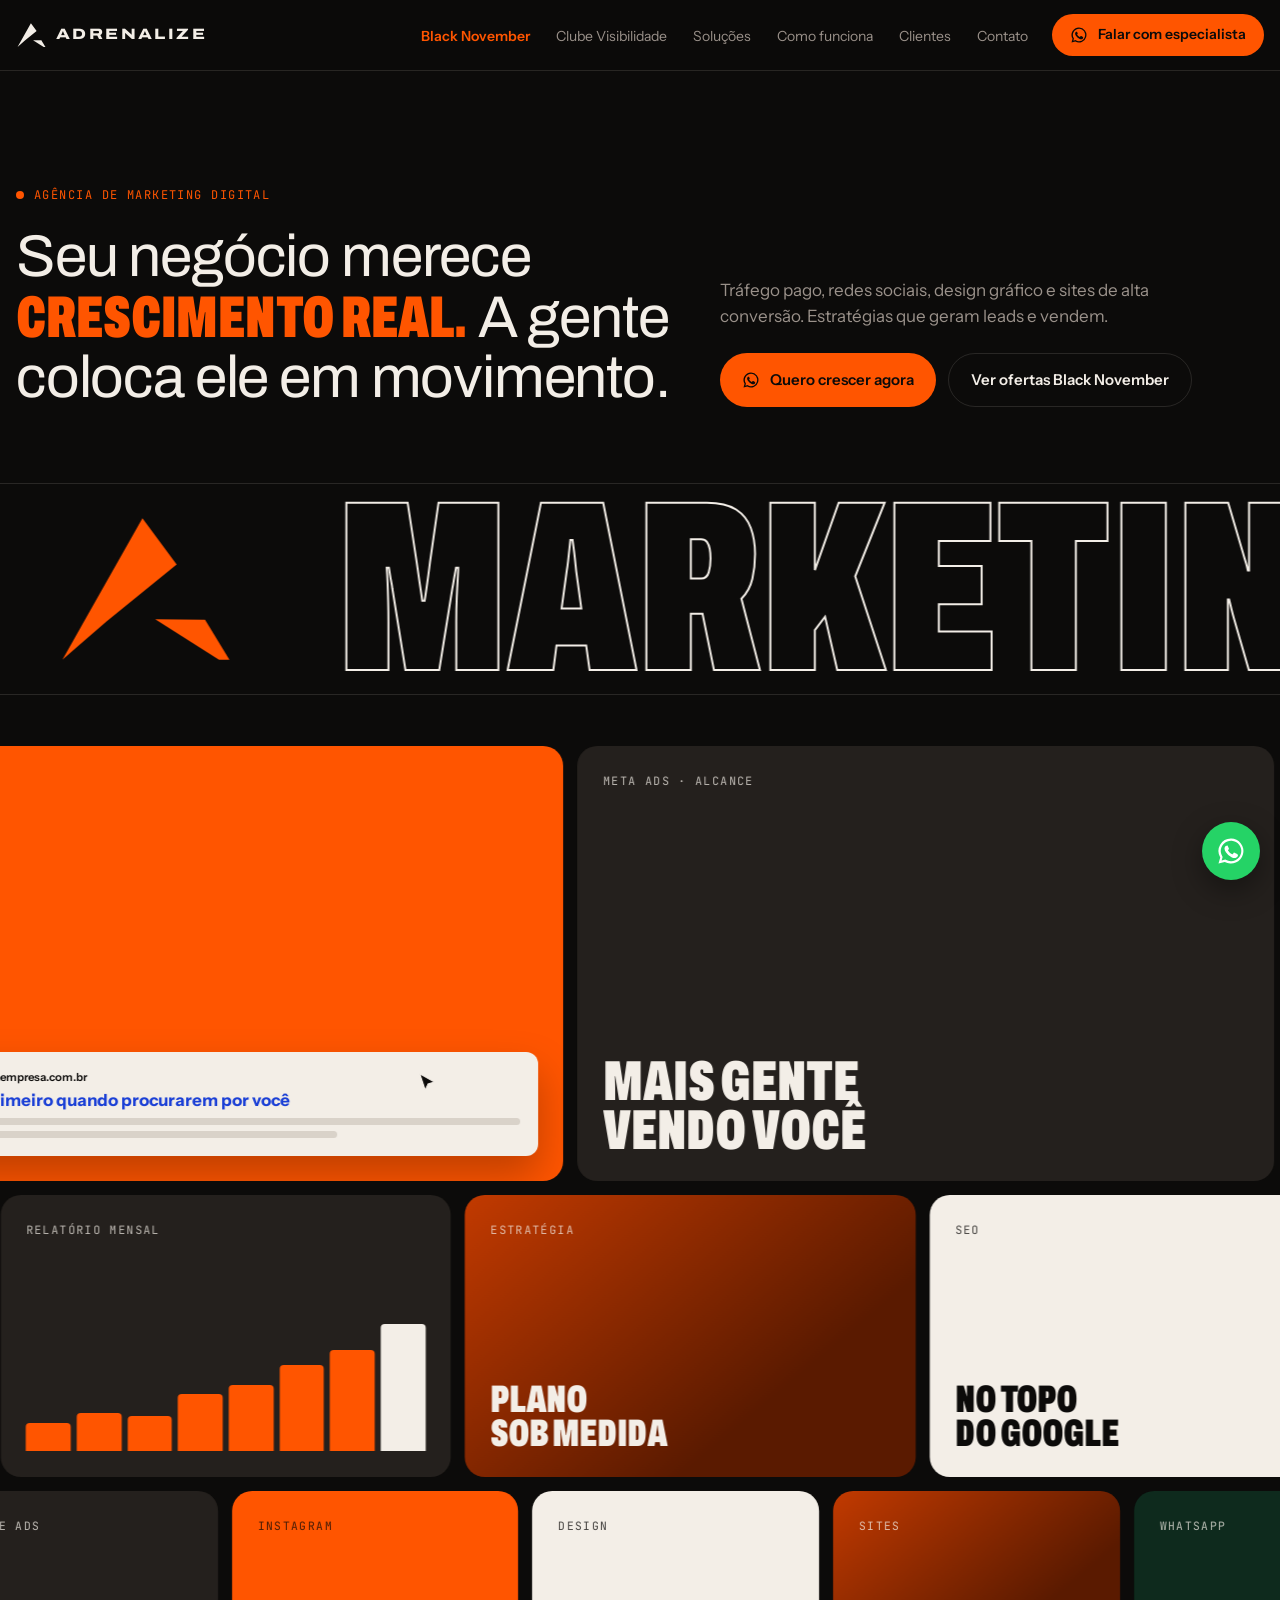
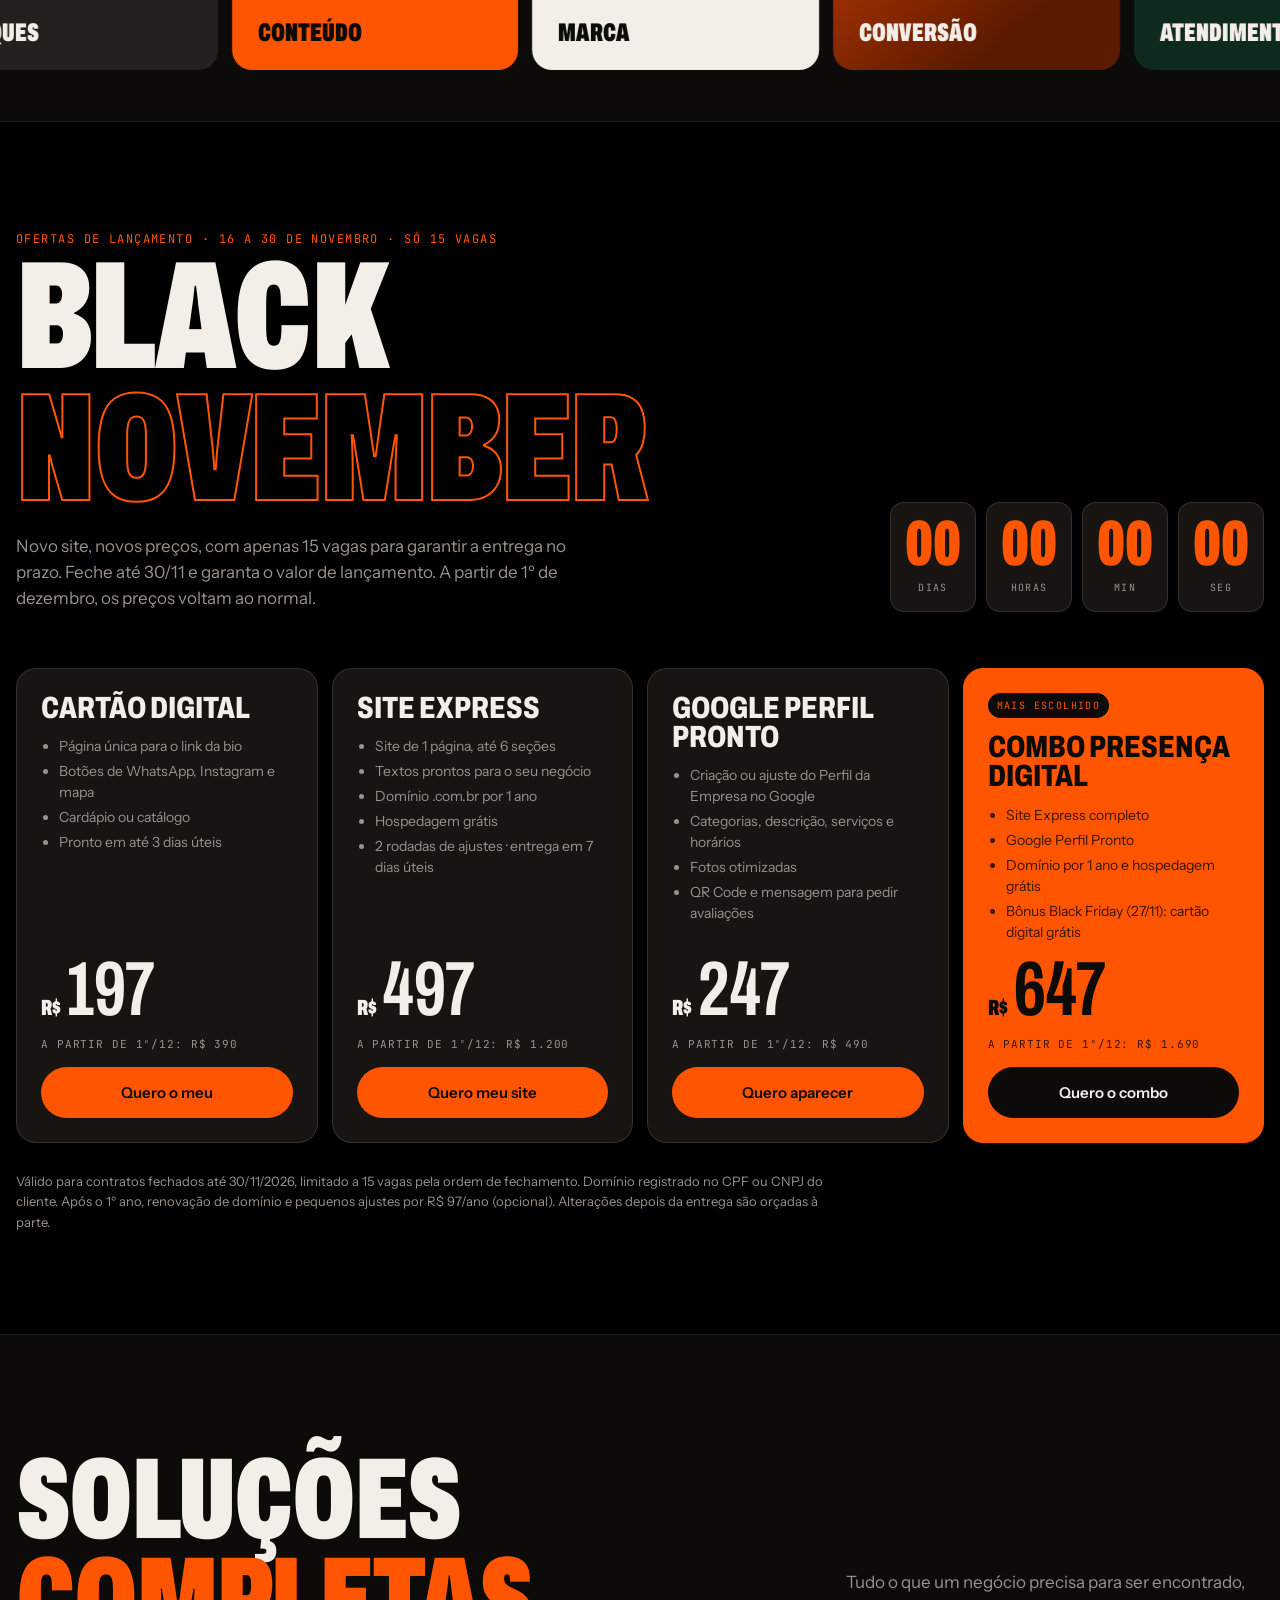
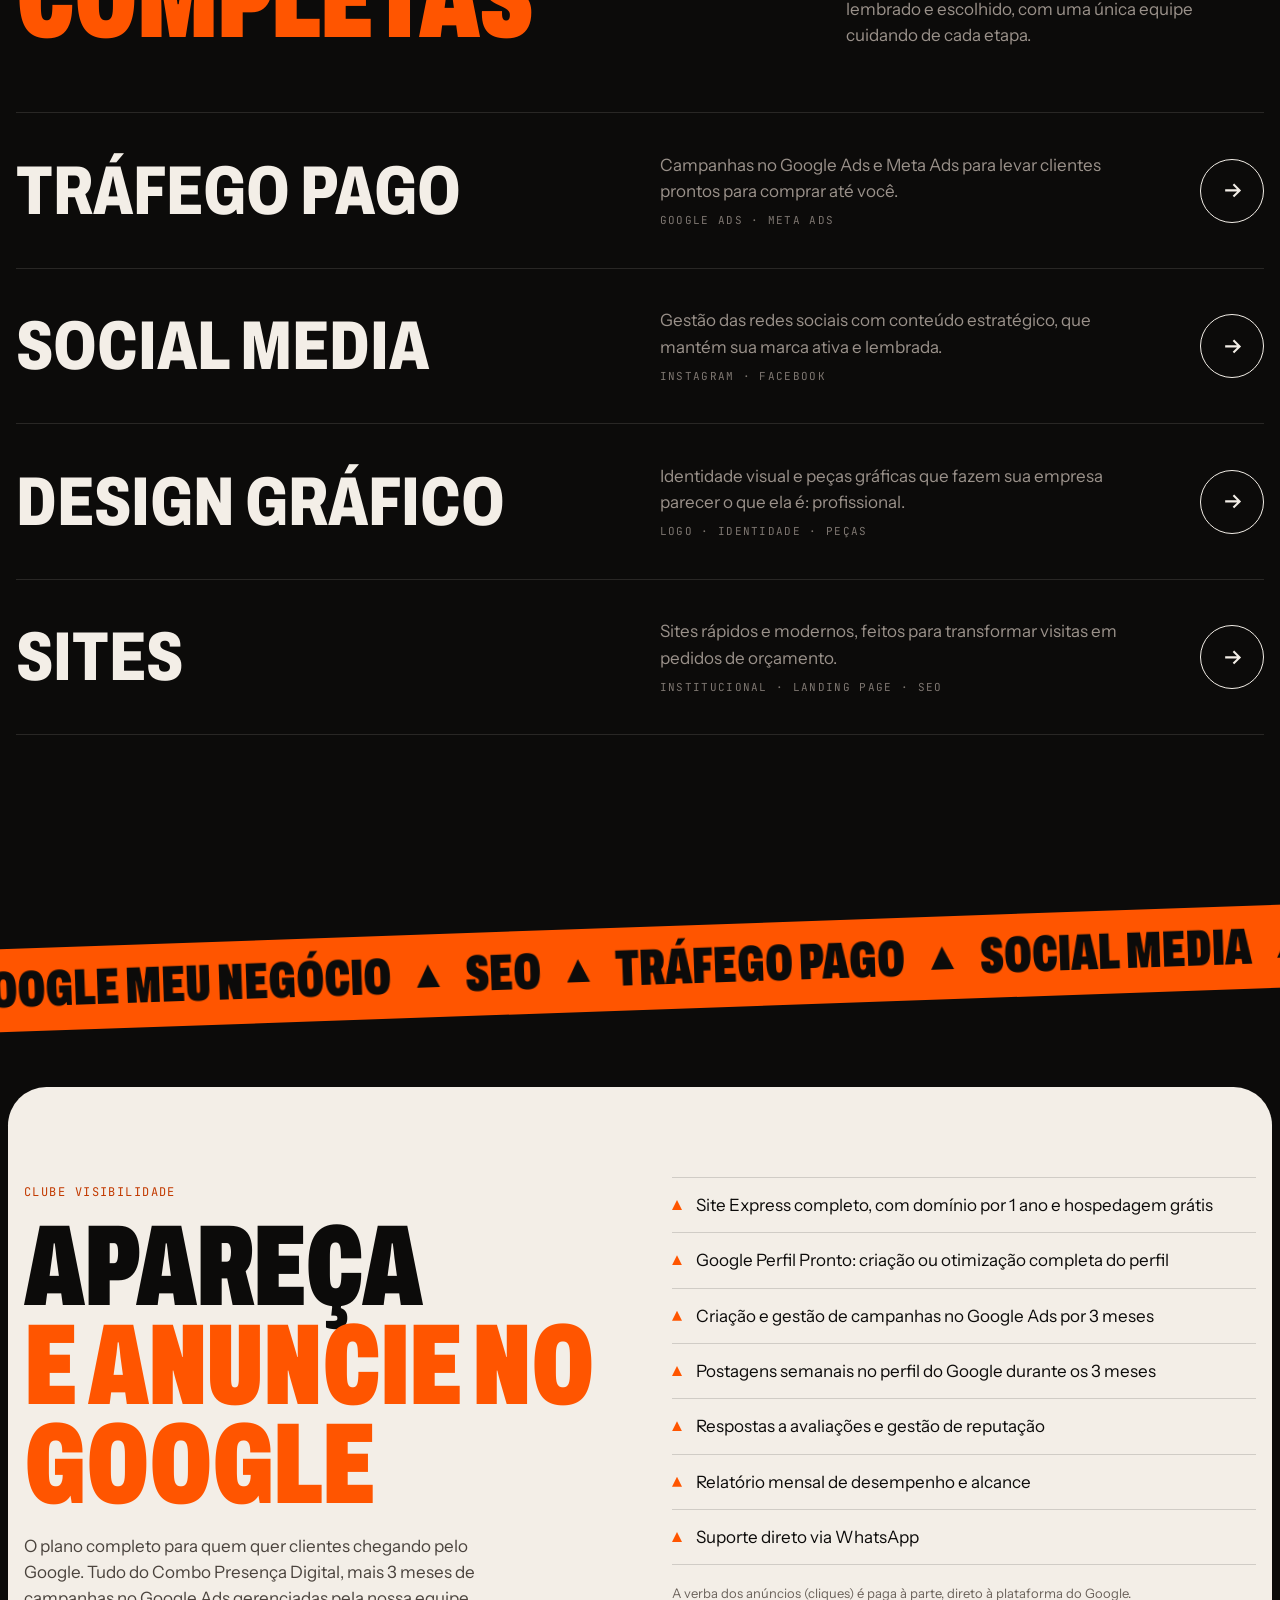
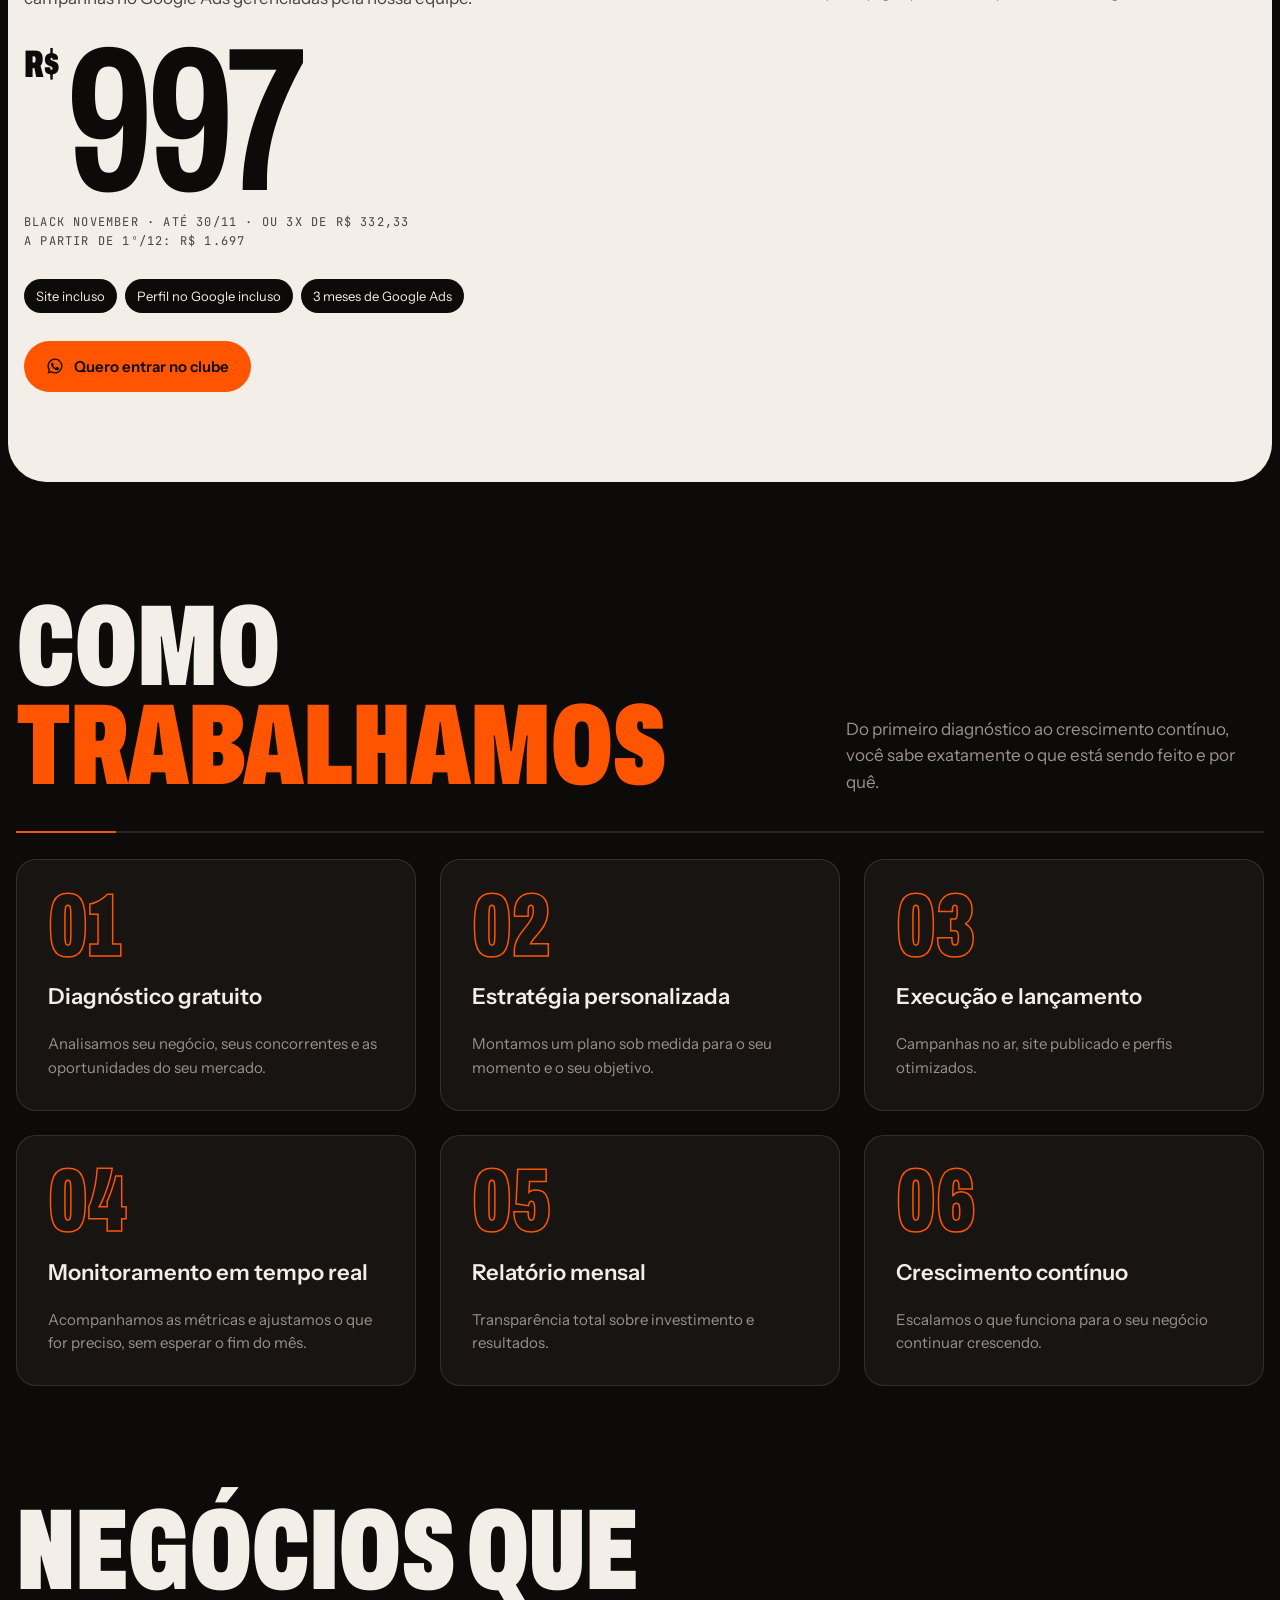
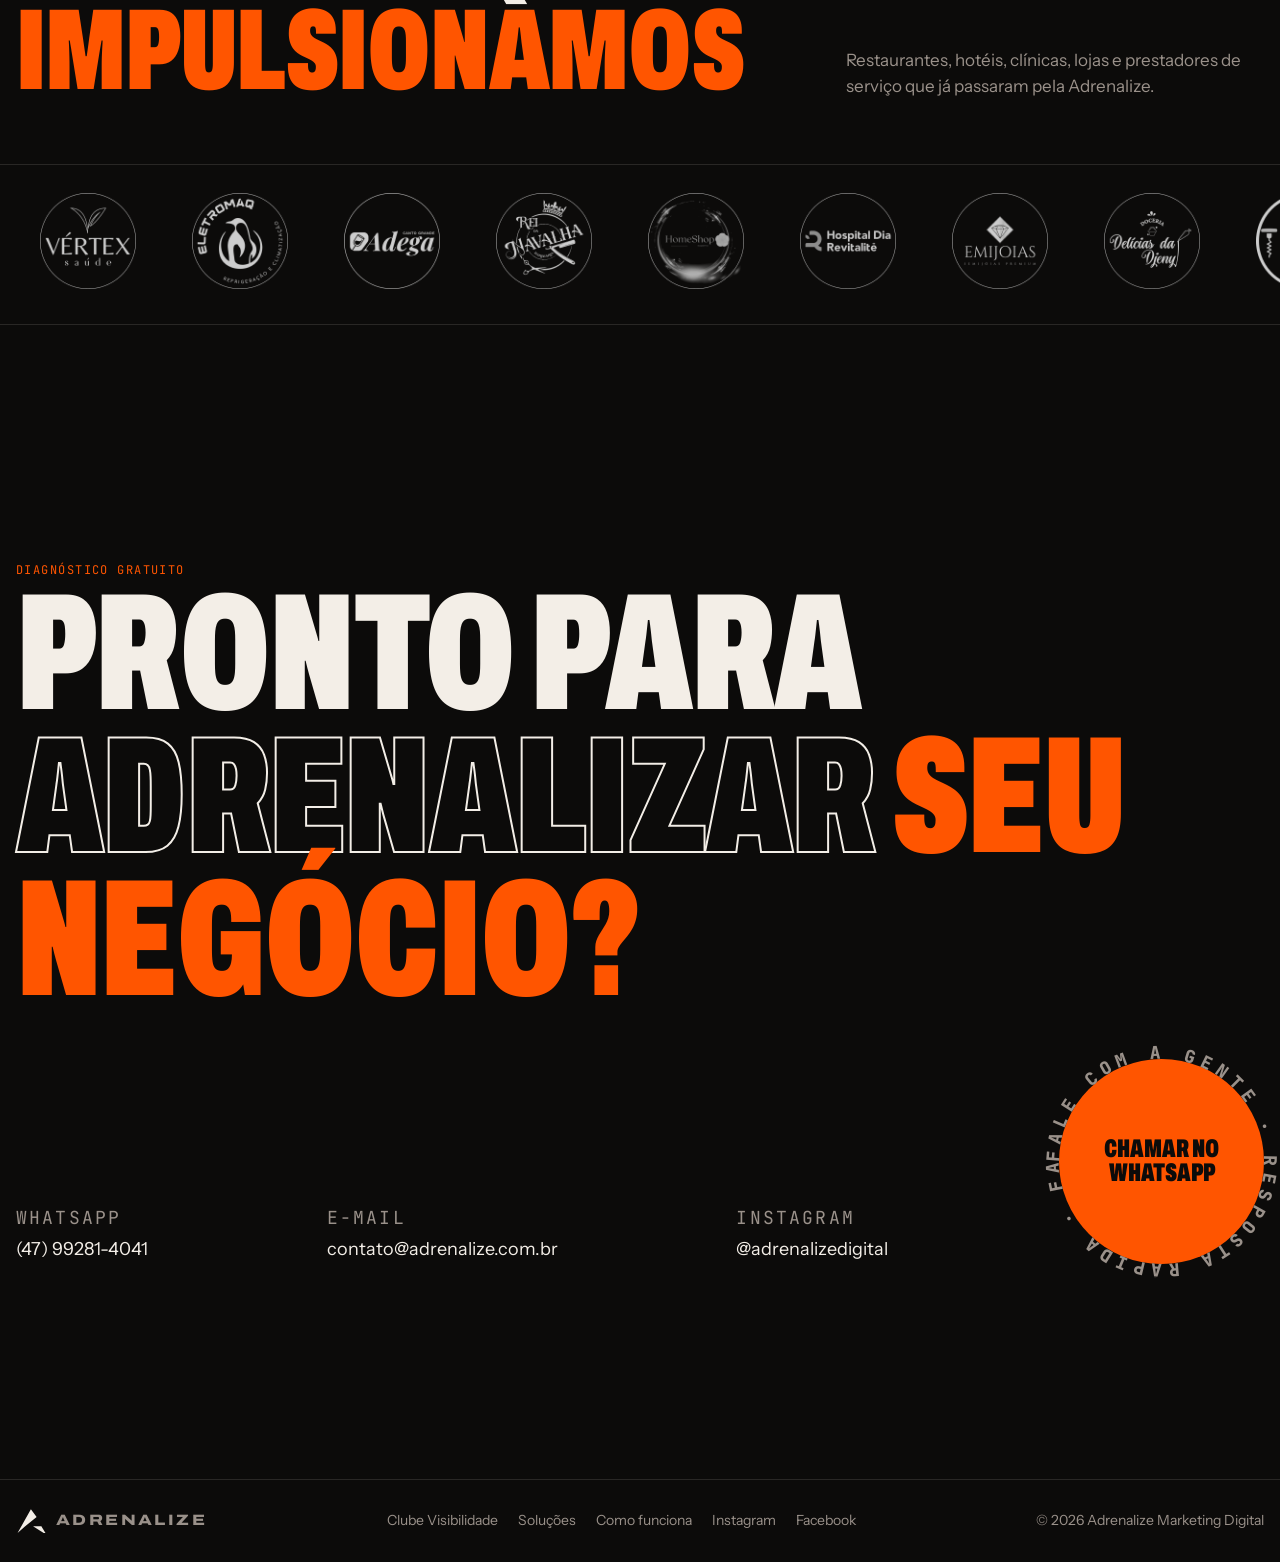
<file: index.html>
<!doctype html>
<html lang="pt-BR">
<head>
<meta charset="utf-8">
<meta name="viewport" content="width=device-width, initial-scale=1, viewport-fit=cover">
<title>Adrenalize Marketing Digital</title>
<meta name="description" content="Adrenalize Marketing Digital: tráfego pago, redes sociais, design gráfico e sites que geram leads e vendas.">
<link rel="preconnect" href="https://fonts.googleapis.com">
<link rel="preconnect" href="https://fonts.gstatic.com" crossorigin>
<link rel="stylesheet" href="https://fonts.googleapis.com/css2?family=Archivo:wdth,wght@62..125,300..900&family=Instrument+Sans:wght@400;500;600&family=JetBrains+Mono:wght@400;600&display=swap">
<style>
/* Layout: wordmark gigante em marquee, trilhos de cards que correm em sentidos opostos conforme a rolagem, seções em blocos de cor cheia. */
:root{
  --ink:#0c0b0a;
  --ink-2:#171412;
  --ink-3:#24201d;
  --bone:#f3eee7;
  --flame:#ff5500;
  --ember:#c23a00;
  --ash:#9a918a;
  --line:rgba(243,238,231,.12);
  --wa:#25d366;
  --f-display:"Archivo","Arial Narrow",Impact,sans-serif;
  --f-body:"Instrument Sans",system-ui,-apple-system,"Segoe UI",sans-serif;
  --f-mono:"JetBrains Mono",ui-monospace,Menlo,Consolas,monospace;
  --gut-l:max(16px,env(safe-area-inset-left,0px));
  --gut-r:max(16px,env(safe-area-inset-right,0px));
  --maxw:1320px;
  color-scheme:dark;
}
*{box-sizing:border-box}
html{scroll-behavior:smooth}
body{margin:0;background:var(--ink);color:var(--bone);font-family:var(--f-body);font-size:17px;line-height:1.55;-webkit-font-smoothing:antialiased;overflow-x:clip}
body::before{content:"";position:fixed;inset:0 0 auto;height:env(safe-area-inset-top,0px);z-index:60;background:var(--ink)}
a{color:inherit}
img{max-width:100%}
:focus-visible{outline:2px solid var(--flame);outline-offset:3px;border-radius:4px}
.wrap{max-width:var(--maxw);margin:0 auto;padding-left:var(--gut-l);padding-right:var(--gut-r)}
.mono{font-family:var(--f-mono);font-size:12px;letter-spacing:.12em;text-transform:uppercase}
.display{font-family:var(--f-display);font-weight:900;font-stretch:62%;line-height:.86;letter-spacing:-.01em;text-transform:uppercase}

/* NAV */
.nav{position:sticky;top:env(safe-area-inset-top,0px);z-index:50;background:color-mix(in srgb,var(--ink) 78%,transparent);backdrop-filter:blur(14px);-webkit-backdrop-filter:blur(14px);border-bottom:1px solid var(--line)}
.nav .wrap{display:flex;align-items:center;gap:24px;padding-block:14px}
.brand{display:flex;align-items:center;gap:10px;text-decoration:none;font-family:var(--f-display);font-weight:800;font-stretch:125%;letter-spacing:.16em;font-size:15px}
.brand svg{width:30px;height:26px;fill:var(--bone)}
.nav ul{display:flex;gap:26px;list-style:none;margin:0 0 0 auto;padding:0}
.nav ul a{text-decoration:none;font-size:14px;color:var(--ash);transition:color .2s}
.nav ul a:hover{color:var(--bone)}
.btn{display:inline-flex;align-items:center;gap:10px;padding:14px 22px;border-radius:999px;font-weight:600;font-size:15px;text-decoration:none;white-space:nowrap;transition:transform .25s cubic-bezier(.2,.8,.2,1),background .25s,color .25s}
.btn:hover{transform:translateY(-2px)}
.btn-fire{background:var(--flame);color:var(--ink)}
.btn-fire:hover{background:var(--bone)}
.btn-ghost{border:1px solid var(--line);color:var(--bone)}
.btn-ghost:hover{border-color:var(--bone)}
.btn svg{width:18px;height:18px;fill:currentColor}
.nav .btn{padding:10px 18px;font-size:14px}
@media (max-width:900px){.nav ul{display:none}.nav .btn{margin-left:auto}}
@media (max-width:520px){.nav-cta-t{display:none}.nav .btn{padding:10px 12px}}

/* HERO */
.hero{padding-block:clamp(48px,9vw,120px) 0;position:relative}
.hero-top{display:grid;grid-template-columns:1.1fr .9fr;gap:40px;align-items:end}
.hero h1{margin:0;font-family:var(--f-display);font-weight:400;font-stretch:100%;font-size:clamp(34px,4.6vw,64px);line-height:1.02;letter-spacing:-.02em;text-wrap:balance}
.hero h1 em{font-style:normal;font-weight:900;font-stretch:62%;color:var(--flame);text-transform:uppercase;letter-spacing:0}
.hero p{margin:0 0 24px;color:var(--ash);max-width:46ch}
.hero .ctas{display:flex;flex-wrap:wrap;gap:12px}
.hero .eyebrow{display:flex;align-items:center;gap:10px;color:var(--flame);margin-bottom:22px}
.pulse{width:8px;height:8px;border-radius:50%;background:var(--flame);box-shadow:0 0 0 0 rgba(255,85,0,.6);animation:pulse 1.6s infinite}
@keyframes pulse{70%{box-shadow:0 0 0 12px rgba(255,85,0,0)}100%{box-shadow:0 0 0 0 rgba(255,85,0,0)}}
@media (max-width:900px){.hero-top{grid-template-columns:1fr}}

.mega{margin-top:clamp(36px,6vw,80px);overflow:hidden;white-space:nowrap;border-block:1px solid var(--line)}
.mega-track{display:inline-flex;will-change:transform}
.mega-track span{font-size:clamp(96px,19vw,300px);padding-right:.18em;display:inline-flex;align-items:center;gap:.18em}
.mega-track span i{font-style:normal;color:transparent;-webkit-text-stroke:2px var(--bone)}
.mega-track span b{color:var(--flame);font-weight:900}
.mega-track svg{height:.62em;width:auto;fill:var(--flame)}

/* REEL (cards que correm) */
.reel{padding-block:clamp(28px,4vw,56px);display:grid;gap:14px;overflow:hidden}
.row{display:flex;gap:14px;will-change:transform;width:max-content}
.row.r1 .tile{height:clamp(220px,34vw,440px)}
.row.r2 .tile{height:clamp(170px,22vw,300px)}
.row.r3 .tile{height:clamp(120px,14vw,190px)}
.tile{aspect-ratio:16/10;max-width:none;border-radius:20px;position:relative;overflow:hidden;flex:none;padding:clamp(14px,2vw,28px);display:flex;flex-direction:column;justify-content:space-between;isolation:isolate}
.tile .tag{font-family:var(--f-mono);font-size:clamp(9px,.9vw,12px);letter-spacing:.12em;text-transform:uppercase;opacity:.75}
.tile .big{font-family:var(--f-display);font-weight:900;font-stretch:62%;text-transform:uppercase;line-height:.88;font-size:clamp(28px,4.4vw,72px)}
.row.r2 .tile .big{font-size:clamp(22px,3vw,48px)}
.row.r3 .tile .big{font-size:clamp(18px,2vw,32px)}
.t-fire{background:var(--flame);color:var(--ink)}
.t-bone{background:var(--bone);color:var(--ink)}
.t-ink{background:var(--ink-3);color:var(--bone)}
.t-ember{background:linear-gradient(140deg,var(--ember),#5a1a00 70%);color:var(--bone)}
.t-wa{background:#0e2a1d;color:var(--bone)}

/* tile: Google Ads */
.serp{background:var(--bone);color:var(--ink);border-radius:12px;padding:clamp(10px,1.4vw,18px);font-size:clamp(10px,1.05vw,14px);line-height:1.35;box-shadow:0 20px 40px rgba(0,0,0,.25)}
.serp small{display:block;font-weight:600}
.serp strong{display:block;color:#1a3fd6;font-size:1.25em;margin:4px 0}
.serp .bar{height:7px;border-radius:4px;background:#d9d2c9;margin-top:6px}
.serp .bar.s{width:70%}
.cursor{position:absolute;width:22px;height:22px;right:18%;bottom:20%;animation:click 3.2s infinite}
.cursor svg{width:100%;height:100%;fill:var(--ink);stroke:var(--bone);stroke-width:1.2}
@keyframes click{0%,100%{transform:translate(40px,30px)}45%{transform:translate(0,0)}52%{transform:translate(0,0) scale(.82)}60%{transform:translate(0,0)}}

/* tile: feed */
.feed{display:grid;grid-template-columns:repeat(3,1fr);gap:5px;width:60%;align-self:flex-end}
.feed i{aspect-ratio:1;border-radius:6px;background:var(--ink-3);animation:feed 4.5s infinite}
.feed i:nth-child(2){animation-delay:.5s}.feed i:nth-child(3){animation-delay:1s}.feed i:nth-child(4){animation-delay:1.5s}.feed i:nth-child(5){animation-delay:2s}.feed i:nth-child(6){animation-delay:2.5s}
@keyframes feed{0%,100%{background:var(--ink-3)}40%{background:var(--flame)}60%{background:var(--bone)}}
.likes{display:flex;align-items:center;gap:8px;font-family:var(--f-mono);font-size:clamp(11px,1vw,14px)}
.likes svg{width:18px;height:18px;fill:var(--flame);animation:beat 1.2s infinite}
@keyframes beat{30%{transform:scale(1.3)}60%{transform:scale(1)}}

/* tile: chart */
.bars{display:flex;align-items:flex-end;gap:6px;height:55%}
.bars i{flex:1;background:var(--ink);border-radius:4px 4px 0 0;transform-origin:bottom;animation:grow 3s ease-in-out infinite alternate}
.bars i:nth-child(1){height:22%}.bars i:nth-child(2){height:30%;animation-delay:.1s}.bars i:nth-child(3){height:28%;animation-delay:.2s}.bars i:nth-child(4){height:45%;animation-delay:.3s}.bars i:nth-child(5){height:52%;animation-delay:.4s}.bars i:nth-child(6){height:68%;animation-delay:.5s}.bars i:nth-child(7){height:80%;animation-delay:.6s}.bars i:nth-child(8){height:100%;animation-delay:.7s;background:var(--bone)}
@keyframes grow{from{transform:scaleY(.35)}to{transform:scaleY(1)}}

/* tile: identidade */
.swatches{display:flex;gap:8px}
.swatches i{flex:1;aspect-ratio:1;border-radius:50%;animation:spin 6s linear infinite}
.swatches i:nth-child(1){background:var(--flame)}.swatches i:nth-child(2){background:var(--ink)}.swatches i:nth-child(3){background:#e9c46a;animation-direction:reverse}.swatches i:nth-child(4){background:#2a9d8f}
@keyframes spin{50%{border-radius:28%}}
.aa{font-family:var(--f-display);font-weight:300;font-stretch:125%;font-size:clamp(56px,8vw,130px);line-height:.8;animation:wght 4s ease-in-out infinite alternate}
@keyframes wght{to{font-weight:900;font-stretch:62%}}

/* tile: site */
.browser{background:var(--ink);border-radius:12px;overflow:hidden;border:1px solid var(--line);height:72%;display:flex;flex-direction:column}
.browser .top{display:flex;gap:5px;padding:8px 10px;border-bottom:1px solid var(--line)}
.browser .top i{width:7px;height:7px;border-radius:50%;background:var(--ink-3)}
.browser .body{flex:1;padding:12px;display:grid;gap:7px;align-content:start;position:relative;overflow:hidden}
.browser .body b{height:12px;width:60%;background:var(--flame);border-radius:3px}
.browser .body s{height:6px;background:var(--ink-3);border-radius:3px;text-decoration:none}
.browser .body s:nth-of-type(2){width:80%}.browser .body s:nth-of-type(3){width:50%}
.browser .body u{margin-top:6px;width:90px;height:22px;border-radius:99px;background:var(--bone)}
.scan{position:absolute;inset:0;background:linear-gradient(180deg,transparent,rgba(255,85,0,.18),transparent);height:40%;animation:scan 2.8s linear infinite}
@keyframes scan{from{transform:translateY(-100%)}to{transform:translateY(260%)}}

/* tile: maps */
.map{position:absolute;inset:0;z-index:-1;background:
 linear-gradient(90deg,transparent 48%,rgba(12,11,10,.08) 48% 52%,transparent 52%) 0 0/70px 70px,
 linear-gradient(0deg,transparent 48%,rgba(12,11,10,.08) 48% 52%,transparent 52%) 0 0/70px 70px,
 linear-gradient(30deg,transparent 46%,rgba(255,85,0,.25) 46% 50%,transparent 50%) 0 0/100% 100%}
.pin{position:absolute;left:58%;top:30%;width:34px;height:34px}
.pin svg{width:100%;height:100%;fill:var(--flame);animation:drop 2.4s cubic-bezier(.3,1.6,.5,1) infinite}
.pin::after{content:"";position:absolute;left:50%;bottom:-6px;width:30px;height:10px;margin-left:-15px;border-radius:50%;background:rgba(255,85,0,.35);animation:ring 2.4s infinite}
@keyframes drop{0%{transform:translateY(-30px)}25%,100%{transform:translateY(0)}}
@keyframes ring{0%,20%{transform:scale(.3);opacity:1}100%{transform:scale(2.2);opacity:0}}
.stars{color:var(--flame);letter-spacing:.15em;font-size:clamp(14px,1.6vw,22px)}

/* tile: whatsapp */
.chat{display:grid;gap:8px;font-size:clamp(10px,1.05vw,14px)}
.chat p{margin:0;padding:8px 12px;border-radius:12px;max-width:80%;animation:pop 6s infinite both}
.chat .in{background:#1f3b2e;justify-self:start;border-bottom-left-radius:3px}
.chat .out{background:var(--wa);color:#06281a;justify-self:end;border-bottom-right-radius:3px;animation-delay:1.2s}
.chat .in:nth-child(3){animation-delay:2.4s}
@keyframes pop{0%{transform:scale(.6);opacity:0}8%,85%{transform:scale(1);opacity:1}100%{opacity:0}}

/* tile: reach */
.reach{position:absolute;inset:auto 0 0 0;height:60%;z-index:-1}
.reach path{fill:none;stroke:var(--flame);stroke-width:3;stroke-dasharray:600;stroke-dashoffset:600;animation:draw 3.5s ease-out infinite}
@keyframes draw{70%,100%{stroke-dashoffset:0}}

/* MARQUEE faixa */
.band{background:var(--flame);color:var(--ink);overflow:hidden;white-space:nowrap;transform:rotate(-2deg);margin-block:clamp(40px,6vw,80px);width:110%;margin-left:-5%}
.band-track{display:inline-flex;padding-block:16px;will-change:transform}
.band-track span{font-family:var(--f-display);font-weight:900;font-stretch:62%;text-transform:uppercase;font-size:clamp(28px,4vw,56px);line-height:1;padding-right:.5em;display:inline-flex;gap:.5em;align-items:center}
.band-track span::after{content:"";width:.45em;height:.45em;background:var(--ink);clip-path:polygon(50% 0,100% 100%,0 100%)}


/* BLACK NOVEMBER */
.black{background:#000;border-block:1px solid var(--line);overflow:hidden}
.black .wrap{padding-block:clamp(56px,8vw,110px)}
.black-top{display:grid;grid-template-columns:1fr auto;gap:32px;align-items:end;margin-bottom:clamp(32px,5vw,56px)}
.black h2{margin:0;font-size:clamp(64px,12vw,200px)}
.black h2 span{display:block;color:transparent;-webkit-text-stroke:2px var(--flame)}
.black .sub{margin:18px 0 0;color:var(--ash);max-width:52ch}
.count{display:flex;gap:10px}
.count div{background:var(--ink-2);border:1px solid var(--line);border-radius:14px;padding:12px 14px;min-width:74px;text-align:center}
.count b{display:block;font-family:var(--f-display);font-weight:900;font-stretch:62%;font-size:clamp(40px,5vw,64px);line-height:.9;color:var(--flame);font-variant-numeric:tabular-nums}
.count span{font-family:var(--f-mono);font-size:10px;letter-spacing:.14em;text-transform:uppercase;color:var(--ash)}
.offers{display:grid;grid-template-columns:repeat(4,1fr);gap:14px}
.offer{background:var(--ink-2);border:1px solid var(--line);border-radius:20px;padding:24px;display:flex;flex-direction:column;gap:14px;transition:transform .35s cubic-bezier(.2,.8,.2,1),border-color .35s}
.offer:hover{transform:translateY(-6px);border-color:var(--flame)}
.offer.hot{background:var(--flame);color:var(--ink);border-color:var(--flame)}
.offer h3{margin:0;font-family:var(--f-display);font-weight:800;font-stretch:75%;text-transform:uppercase;font-size:clamp(26px,2.4vw,34px);line-height:.95}
.offer ul{margin:0;padding:0 0 0 18px;font-size:14px;line-height:1.5;color:var(--ash);display:grid;gap:4px}
.offer.hot ul{color:#3a1500}
.offer .now{display:flex;align-items:baseline;gap:6px;font-family:var(--f-display);font-weight:900;font-stretch:62%;line-height:.85;margin-top:auto}
.offer .now small{font-size:22px}
.offer .now strong{font-size:clamp(64px,6vw,88px)}
.offer .after{font-family:var(--f-mono);font-size:11px;letter-spacing:.08em;text-transform:uppercase;color:var(--ash)}
.offer.hot .after{color:#3a1500}
.offer .btn{justify-content:center}
.offer.hot .btn-fire{background:var(--ink);color:var(--bone)}
.offer.hot .btn-fire:hover{background:var(--bone);color:var(--ink)}
.offer .flag{align-self:flex-start;font-family:var(--f-mono);font-size:10px;letter-spacing:.14em;text-transform:uppercase;background:var(--ink);color:var(--flame);padding:5px 9px;border-radius:99px}
.black .rules{margin:28px 0 0;color:var(--ash);font-size:13px;max-width:90ch}
@media (max-width:1100px){.offers{grid-template-columns:1fr 1fr}}
@media (max-width:900px){.black-top{grid-template-columns:1fr}}
@media (max-width:560px){.offers{grid-template-columns:1fr}.count div{min-width:0;flex:1}}
.nav ul a.bn{color:var(--flame);font-weight:600}

/* SECTION HEAD */
section{position:relative}
.sec{padding-block:clamp(64px,9vw,130px)}
.head{display:flex;justify-content:space-between;align-items:end;gap:24px;flex-wrap:wrap;margin-bottom:clamp(32px,5vw,64px)}
.head h2{margin:0;font-size:clamp(52px,9vw,140px)}
.head h2 span{color:var(--flame)}
.head p{margin:0;color:var(--ash);max-width:38ch}

/* SOLUÇÕES */
.svc{list-style:none;margin:0;padding:0;border-top:1px solid var(--line)}
.svc li{border-bottom:1px solid var(--line);position:relative;overflow:hidden}
.svc a{display:grid;grid-template-columns:1.2fr 1fr auto;gap:24px;align-items:center;padding:clamp(22px,3vw,40px) 0;text-decoration:none;position:relative;z-index:1;transition:color .35s,padding .35s}
.svc li::before{content:"";position:absolute;inset:0;background:var(--flame);transform:scaleY(0);transform-origin:bottom;transition:transform .45s cubic-bezier(.7,0,.2,1)}
.svc li:hover::before{transform:scaleY(1)}
.svc li:hover a{color:var(--ink);padding-left:20px}
.svc li:hover .svc-d{color:var(--ink)}
.svc-t{font-family:var(--f-display);font-weight:800;font-stretch:75%;text-transform:uppercase;font-size:clamp(34px,5.4vw,84px);line-height:.9}
.svc-d{color:var(--ash);max-width:44ch;transition:color .35s;min-width:0}
.svc-d small{display:block;margin-top:8px;font-family:var(--f-mono);font-size:11px;letter-spacing:.12em;text-transform:uppercase;opacity:.8}
.svc .arrow{width:clamp(44px,5vw,72px);height:clamp(44px,5vw,72px);border-radius:50%;border:1px solid currentColor;display:grid;place-items:center;transition:transform .45s}
.svc .arrow svg{width:40%;height:40%;fill:none;stroke:currentColor;stroke-width:2}
.svc li:hover .arrow{transform:rotate(-45deg);background:var(--ink);color:var(--flame);border-color:var(--ink)}
@media (max-width:760px){.svc a{grid-template-columns:1fr auto}.svc-d{grid-column:1/-1;grid-row:2}}

/* CLUBE */
.club{background:var(--bone);color:var(--ink);border-radius:clamp(20px,3vw,40px);margin-inline:max(8px,env(safe-area-inset-left,0px));overflow:hidden}
.club .wrap{padding-block:clamp(48px,7vw,100px)}
.club-grid{display:grid;grid-template-columns:1fr 1fr;gap:clamp(32px,5vw,72px);align-items:start}
.club .kicker{color:var(--ember)}
.club h2{margin:14px 0 18px;font-size:clamp(56px,9vw,150px)}
.club h2 span{display:block;color:var(--flame)}
.club p.lead{margin:0 0 28px;max-width:44ch;color:#4a433d}
.price{display:flex;align-items:flex-start;gap:8px;font-family:var(--f-display);font-weight:900;font-stretch:62%;line-height:.8}
.price small{font-size:clamp(24px,3vw,40px);margin-top:.25em}
.price strong{font-size:clamp(110px,16vw,240px);letter-spacing:-.02em}
.price-note{font-family:var(--f-mono);font-size:12px;letter-spacing:.1em;text-transform:uppercase;margin:10px 0 28px;color:#4a433d}
.chips{display:flex;flex-wrap:wrap;gap:8px;margin-bottom:28px}
.chips span{background:var(--ink);color:var(--bone);padding:7px 12px;border-radius:99px;font-size:13px}
.checks{list-style:none;margin:0;padding:0;display:grid;gap:0;border-top:1px solid rgba(12,11,10,.15)}
.checks li{display:flex;gap:14px;align-items:baseline;padding:14px 0;border-bottom:1px solid rgba(12,11,10,.15)}
.checks li::before{content:"";flex:none;width:10px;height:10px;background:var(--flame);clip-path:polygon(50% 0,100% 100%,0 100%);transform:translateY(-1px)}
.club .fine{font-size:13px;color:#6b625b;margin:18px 0 26px}
.club .btn-fire:hover{background:var(--ink);color:var(--bone)}
@media (max-width:900px){.club-grid{grid-template-columns:1fr}}

/* PROCESSO */
.steps{display:grid;grid-template-columns:repeat(3,1fr);gap:clamp(14px,2vw,24px);position:relative}
.track{position:absolute;left:0;right:0;top:-28px;height:2px;background:var(--line)}
.track i{position:absolute;inset:0;background:var(--flame);transform-origin:left;transform:scaleX(.08)}
.step{background:var(--ink-2);border:1px solid var(--line);border-radius:20px;padding:clamp(22px,2.4vw,34px);display:flex;flex-direction:column;gap:18px;min-height:240px;transition:background .35s,transform .35s}
.step:hover{background:var(--ink-3);transform:translateY(-4px)}
.step .n{font-family:var(--f-display);font-weight:900;font-stretch:62%;font-size:clamp(64px,7vw,108px);line-height:.8;color:transparent;-webkit-text-stroke:1.5px var(--flame)}
.step h3{margin:auto 0 0;font-size:22px;font-weight:600}
.step p{margin:0;color:var(--ash);font-size:15px}
@media (max-width:900px){.steps{grid-template-columns:1fr 1fr}}
@media (max-width:560px){.steps{grid-template-columns:1fr}.step{min-height:0}}

/* CLIENTES */
.clients{overflow:hidden;border-block:1px solid var(--line);padding-block:28px}
.clients-track{display:inline-flex;gap:56px;align-items:center;will-change:transform;white-space:nowrap}
.clients-track img{height:96px;width:auto;opacity:.8;transition:filter .3s,opacity .3s}
.clients-track img:hover{opacity:1}
.clients-fallback{font-family:var(--f-display);font-weight:800;font-stretch:75%;text-transform:uppercase;font-size:clamp(26px,3vw,40px);color:var(--ash);display:inline-flex;gap:56px}
.clients-fallback b{color:var(--flame)}

/* CTA FINAL */
.final{text-align:left}
.final h2{margin:0;font-size:clamp(64px,13vw,220px)}
.final h2 .o{color:transparent;-webkit-text-stroke:2px var(--bone)}
.final h2 .f{color:var(--flame)}
.final-grid{display:grid;grid-template-columns:1fr auto;gap:32px;align-items:end;margin-top:clamp(28px,4vw,48px)}
.contacts{display:grid;grid-template-columns:repeat(3,auto);gap:12px 40px}
.contacts div{display:grid;gap:4px}
.contacts .mono{color:var(--ash)}
.contacts a,.contacts span{font-size:18px;text-decoration:none;user-select:all}
.contacts a:hover{color:var(--flame)}
.giant-btn{width:clamp(150px,16vw,220px);aspect-ratio:1;border-radius:50%;background:var(--flame);color:var(--ink);display:grid;place-items:center;text-align:center;text-decoration:none;font-family:var(--f-display);font-weight:900;font-stretch:62%;text-transform:uppercase;font-size:clamp(20px,2vw,28px);line-height:.95;transition:transform .4s cubic-bezier(.2,.8,.2,1),background .3s;position:relative}
.giant-btn:hover{transform:scale(1.07) rotate(-6deg);background:var(--bone)}
.giant-btn svg.ring{position:absolute;inset:-14px;width:calc(100% + 28px);height:calc(100% + 28px);animation:rot 14s linear infinite}
.giant-btn svg.ring text{fill:var(--ash);font-family:var(--f-mono);font-size:7.6px;letter-spacing:2.4px}
@keyframes rot{to{transform:rotate(360deg)}}
@media (max-width:900px){.final-grid{grid-template-columns:1fr}.contacts{grid-template-columns:1fr 1fr}}
@media (max-width:520px){.contacts{grid-template-columns:1fr}}

/* FOOTER */
footer{border-top:1px solid var(--line);margin-top:clamp(56px,8vw,100px)}
footer .wrap{display:flex;flex-wrap:wrap;gap:16px 32px;justify-content:space-between;align-items:center;padding-block:28px;color:var(--ash);font-size:14px}
footer nav{display:flex;flex-wrap:wrap;gap:20px}
footer a{text-decoration:none}
footer a:hover{color:var(--bone)}

/* WhatsApp flutuante */
.wa-float{position:fixed;right:calc(20px + env(safe-area-inset-right,0px));bottom:calc(20px + env(safe-area-inset-bottom,0px));z-index:55;width:58px;height:58px;border-radius:50%;background:var(--wa);display:grid;place-items:center;box-shadow:0 10px 30px rgba(0,0,0,.4);transition:transform .25s}
.wa-float:hover{transform:scale(1.08)}
.wa-float svg{width:30px;height:30px;fill:#fff}

@media (prefers-reduced-motion:reduce){
  *,*::before,*::after{animation:none!important;transition:none!important}
  html{scroll-behavior:auto}
}
</style>
</head>
<body>


<svg width="0" height="0" style="position:absolute" aria-hidden="true">
  <symbol id="mark" viewBox="4 3.5 31 26"><path d="M19.4 4.4 25.3 12.4 13.2 22.2 5.6 28.8Z"/><path d="M21.6 21.8 30.2 21.9 34.4 28.8 32.6 28.8Z"/></symbol>
  <symbol id="wa" viewBox="0 0 24 24"><path d="M12 2a10 10 0 0 0-8.6 15.1L2 22l5-1.3A10 10 0 1 0 12 2Zm0 18.2a8.2 8.2 0 0 1-4.2-1.2l-.3-.2-3 .8.8-2.9-.2-.3A8.2 8.2 0 1 1 12 20.2Zm4.5-6.1c-.2-.1-1.5-.7-1.7-.8s-.4-.1-.6.1-.6.8-.8 1-.3.2-.5.1a6.7 6.7 0 0 1-3.3-2.9c-.3-.4.3-.4.7-1.3.1-.2 0-.3 0-.4l-.8-1.8c-.2-.5-.4-.4-.6-.4h-.5a1 1 0 0 0-.7.3 3 3 0 0 0-.9 2.2 5.2 5.2 0 0 0 1.1 2.7 11.8 11.8 0 0 0 4.5 4c1.7.7 2.3.8 3.2.6a2.7 2.7 0 0 0 1.8-1.3 2.2 2.2 0 0 0 .1-1.3c0-.1-.2-.2-.5-.3Z"/></symbol>
  <symbol id="arrow" viewBox="0 0 24 24"><path d="M5 12h14M13 6l6 6-6 6"/></symbol>
</svg>

<header class="nav">
  <div class="wrap">
    <a class="brand" href="#topo" aria-label="Adrenalize, início"><svg><use href="#mark"/></svg>ADRENALIZE</a>
    <ul>
      <li><a class="bn" href="#black">Black November</a></li>
      <li><a href="#clube">Clube Visibilidade</a></li>
      <li><a href="#solucoes">Soluções</a></li>
      <li><a href="#processo">Como funciona</a></li>
      <li><a href="#clientes">Clientes</a></li>
      <li><a href="#contato">Contato</a></li>
    </ul>
    <a class="btn btn-fire" href="https://wa.me/5547992814041" target="_blank" rel="noopener" aria-label="Falar com especialista no WhatsApp"><svg><use href="#wa"/></svg><span class="nav-cta-t">Falar com especialista</span></a>
  </div>
</header>

<main id="topo">
  <section class="hero">
    <div class="wrap hero-top">
      <div>
        <div class="eyebrow mono"><span class="pulse"></span>Agência de marketing digital</div>
        <h1>Seu negócio merece <em>crescimento real.</em> A gente coloca ele em movimento.</h1>
      </div>
      <div>
        <p>Tráfego pago, redes sociais, design gráfico e sites de alta conversão. Estratégias que geram leads e vendem.</p>
        <div class="ctas">
          <a class="btn btn-fire" href="https://wa.me/5547992814041" target="_blank" rel="noopener"><svg><use href="#wa"/></svg>Quero crescer agora</a>
          <a class="btn btn-ghost" href="#black">Ver ofertas Black November</a>
        </div>
      </div>
    </div>

    <div class="mega" aria-hidden="true">
      <div class="mega-track display" id="mega">
        <span>Adrenalize<svg><use href="#mark"/></svg><i>Marketing</i><b>com pulso</b><svg><use href="#mark"/></svg></span>
        <span>Adrenalize<svg><use href="#mark"/></svg><i>Marketing</i><b>com pulso</b><svg><use href="#mark"/></svg></span>
      </div>
    </div>
  </section>

  <section class="reel" aria-label="O que fazemos, em movimento">
    <div class="row r1" data-dir="-1">
      <div class="tile t-fire">
        <span class="tag">Google Ads</span>
        <div class="serp"><small>Patrocinado · suaempresa.com.br</small><strong>Apareça primeiro quando procurarem por você</strong><div class="bar"></div><div class="bar s"></div></div>
        <span class="cursor"><svg viewBox="0 0 24 24"><path d="M4 2l16 9-7 2-3 7z"/></svg></span>
      </div>
      <div class="tile t-ink">
        <span class="tag">Meta Ads · alcance</span>
        <span class="big">Mais gente<br>vendo você</span>
        <svg class="reach" viewBox="0 0 400 200" preserveAspectRatio="none"><path d="M0 190 C80 180 120 150 180 120 S300 40 400 10"/></svg>
      </div>
      <div class="tile t-bone">
        <span class="tag">Identidade visual</span>
        <span class="aa">Aa</span>
        <div class="swatches"><i></i><i></i><i></i><i></i></div>
      </div>
      <div class="tile t-wa">
        <span class="tag">Do anúncio ao WhatsApp</span>
        <div class="chat"><p class="in">Oi! Vi o anúncio de vocês 👋</p><p class="out">Que bom! Posso te mandar os valores?</p><p class="in">Pode sim, quero fechar</p></div>
      </div>
      <div class="tile t-ember">
        <span class="tag">Resultados</span>
        <span class="big">Leads que<br>viram vendas</span>
        <div class="bars" style="height:30%"><i></i><i></i><i></i><i></i><i></i><i></i><i></i><i></i></div>
      </div>
    </div>

    <div class="row r2" data-dir="1">
      <div class="tile t-bone">
        <span class="tag">Google Meu Negócio</span>
        <div class="map"></div>
        <span class="pin"><svg viewBox="0 0 24 24"><path d="M12 2a7 7 0 0 0-7 7c0 5.2 7 13 7 13s7-7.8 7-13a7 7 0 0 0-7-7Zm0 9.5A2.5 2.5 0 1 1 12 6.5a2.5 2.5 0 0 1 0 5Z"/></svg></span>
        <span class="stars">★★★★★</span>
      </div>
      <div class="tile t-ink">
        <span class="tag">Sites rápidos</span>
        <div class="browser"><div class="top"><i></i><i></i><i></i></div><div class="body"><b></b><s></s><s></s><s></s><u></u><span class="scan"></span></div></div>
      </div>
      <div class="tile t-fire">
        <span class="tag">Social media</span>
        <div class="likes"><svg viewBox="0 0 24 24"><path d="M12 21s-7.5-4.6-9.6-9.2C1 8.6 3 5 6.5 5c2 0 3.4 1.1 4.2 2.4h2.6C14.1 6.1 15.5 5 17.5 5 21 5 23 8.6 21.6 11.8 19.5 16.4 12 21 12 21Z"/></svg><span id="likes">1.248</span> curtidas</div>
        <div class="feed"><i></i><i></i><i></i><i></i><i></i><i></i></div>
      </div>
      <div class="tile t-ink">
        <span class="tag">Relatório mensal</span>
        <div class="bars"><i style="background:var(--flame)"></i><i style="background:var(--flame)"></i><i style="background:var(--flame)"></i><i style="background:var(--flame)"></i><i style="background:var(--flame)"></i><i style="background:var(--flame)"></i><i style="background:var(--flame)"></i><i></i></div>
      </div>
      <div class="tile t-ember">
        <span class="tag">Estratégia</span>
        <span class="big">Plano<br>sob medida</span>
      </div>
      <div class="tile t-bone">
        <span class="tag">SEO</span>
        <span class="big">No topo<br>do Google</span>
      </div>
    </div>

    <div class="row r3" data-dir="-1">
      <div class="tile t-ink"><span class="tag">Google Ads</span><span class="big">Cliques</span></div>
      <div class="tile t-fire"><span class="tag">Instagram</span><span class="big">Conteúdo</span></div>
      <div class="tile t-bone"><span class="tag">Design</span><span class="big">Marca</span></div>
      <div class="tile t-ember"><span class="tag">Sites</span><span class="big">Conversão</span></div>
      <div class="tile t-wa"><span class="tag">WhatsApp</span><span class="big">Atendimento</span></div>
      <div class="tile t-ink"><span class="tag">Google Maps</span><span class="big">Reputação</span></div>
      <div class="tile t-fire"><span class="tag">Meta Ads</span><span class="big">Alcance</span></div>
    </div>
  </section>


  <section id="black" class="black">
    <div class="wrap">
      <div class="black-top">
        <div>
          <span class="mono" style="color:var(--flame)">Ofertas de lançamento · 16 a 30 de novembro · só 15 vagas</span>
          <h2 class="display">Black<span>November</span></h2>
          <p class="sub">Novo site, novos preços, com apenas 15 vagas para garantir a entrega no prazo. Feche até 30/11 e garanta o valor de lançamento. A partir de 1º de dezembro, os preços voltam ao normal.</p>
        </div>
        <div class="count" id="count" aria-label="Tempo restante da promoção">
          <div><b id="cd-d">--</b><span>dias</span></div>
          <div><b id="cd-h">--</b><span>horas</span></div>
          <div><b id="cd-m">--</b><span>min</span></div>
          <div><b id="cd-s">--</b><span>seg</span></div>
        </div>
      </div>
      <div class="offers">
        <article class="offer">
          <h3>Cartão digital</h3>
          <ul><li>Página única para o link da bio</li><li>Botões de WhatsApp, Instagram e mapa</li><li>Cardápio ou catálogo</li><li>Pronto em até 3 dias úteis</li></ul>
          <div class="now"><small>R$</small><strong>197</strong></div>
          <span class="after">A partir de 1º/12: R$ 390</span>
          <a class="btn btn-fire" href="https://wa.me/5547992814041?text=Ol%C3%A1%21%20Quero%20a%20oferta%20Black%20November%3A%20Cart%C3%A3o%20digital" target="_blank" rel="noopener">Quero o meu</a>
        </article>
        <article class="offer">
          <h3>Site Express</h3>
          <ul><li>Site de 1 página, até 6 seções</li><li>Textos prontos para o seu negócio</li><li>Domínio .com.br por 1 ano</li><li>Hospedagem grátis</li><li>2 rodadas de ajustes · entrega em 7 dias úteis</li></ul>
          <div class="now"><small>R$</small><strong>497</strong></div>
          <span class="after">A partir de 1º/12: R$ 1.200</span>
          <a class="btn btn-fire" href="https://wa.me/5547992814041?text=Ol%C3%A1%21%20Quero%20a%20oferta%20Black%20November%3A%20Site%20Express" target="_blank" rel="noopener">Quero meu site</a>
        </article>
        <article class="offer">
          <h3>Google Perfil Pronto</h3>
          <ul><li>Criação ou ajuste do Perfil da Empresa no Google</li><li>Categorias, descrição, serviços e horários</li><li>Fotos otimizadas</li><li>QR Code e mensagem para pedir avaliações</li></ul>
          <div class="now"><small>R$</small><strong>247</strong></div>
          <span class="after">A partir de 1º/12: R$ 490</span>
          <a class="btn btn-fire" href="https://wa.me/5547992814041?text=Ol%C3%A1%21%20Quero%20a%20oferta%20Black%20November%3A%20Google%20Perfil%20Pronto" target="_blank" rel="noopener">Quero aparecer</a>
        </article>
        <article class="offer hot">
          <span class="flag">Mais escolhido</span>
          <h3>Combo Presença Digital</h3>
          <ul><li>Site Express completo</li><li>Google Perfil Pronto</li><li>Domínio por 1 ano e hospedagem grátis</li><li>Bônus Black Friday (27/11): cartão digital grátis</li></ul>
          <div class="now"><small>R$</small><strong>647</strong></div>
          <span class="after">A partir de 1º/12: R$ 1.690</span>
          <a class="btn btn-fire" href="https://wa.me/5547992814041?text=Ol%C3%A1%21%20Quero%20a%20oferta%20Black%20November%3A%20Combo%20Presen%C3%A7a%20Digital" target="_blank" rel="noopener">Quero o combo</a>
        </article>
      </div>
      <p class="rules">Válido para contratos fechados até 30/11/2026, limitado a 15 vagas pela ordem de fechamento. Domínio registrado no CPF ou CNPJ do cliente. Após o 1º ano, renovação de domínio e pequenos ajustes por R$ 97/ano (opcional). Alterações depois da entrega são orçadas à parte.</p>
    </div>
  </section>

  <section id="solucoes" class="sec">
    <div class="wrap">
      <div class="head">
        <h2 class="display">Soluções<br><span>completas</span></h2>
        <p>Tudo o que um negócio precisa para ser encontrado, lembrado e escolhido, com uma única equipe cuidando de cada etapa.</p>
      </div>
      <ul class="svc">
        <li><a href="https://wa.me/5547992814041" target="_blank" rel="noopener"><span class="svc-t">Tráfego pago</span><span class="svc-d">Campanhas no Google Ads e Meta Ads para levar clientes prontos para comprar até você.<small>Google Ads · Meta Ads</small></span><span class="arrow"><svg><use href="#arrow"/></svg></span></a></li>
        <li><a href="https://wa.me/5547992814041" target="_blank" rel="noopener"><span class="svc-t">Social media</span><span class="svc-d">Gestão das redes sociais com conteúdo estratégico, que mantém sua marca ativa e lembrada.<small>Instagram · Facebook</small></span><span class="arrow"><svg><use href="#arrow"/></svg></span></a></li>
        <li><a href="https://wa.me/5547992814041" target="_blank" rel="noopener"><span class="svc-t">Design gráfico</span><span class="svc-d">Identidade visual e peças gráficas que fazem sua empresa parecer o que ela é: profissional.<small>Logo · Identidade · Peças</small></span><span class="arrow"><svg><use href="#arrow"/></svg></span></a></li>
        <li><a href="https://wa.me/5547992814041" target="_blank" rel="noopener"><span class="svc-t">Sites</span><span class="svc-d">Sites rápidos e modernos, feitos para transformar visitas em pedidos de orçamento.<small>Institucional · Landing page · SEO</small></span><span class="arrow"><svg><use href="#arrow"/></svg></span></a></li>
      </ul>
    </div>
  </section>

  <div class="band" aria-hidden="true">
    <div class="band-track" id="band">
      <span>Tráfego pago</span><span>Social media</span><span>Design gráfico</span><span>Sites</span><span>Google Meu Negócio</span><span>SEO</span>
      <span>Tráfego pago</span><span>Social media</span><span>Design gráfico</span><span>Sites</span><span>Google Meu Negócio</span><span>SEO</span>
    </div>
  </div>

  <section id="clube" class="club">
    <div class="wrap club-grid">
      <div>
        <span class="mono kicker">Clube Visibilidade</span>
        <h2 class="display">Apareça<span>e anuncie no Google</span></h2>
        <p class="lead">O plano completo para quem quer clientes chegando pelo Google. Tudo do Combo Presença Digital, mais 3 meses de campanhas no Google Ads gerenciadas pela nossa equipe.</p>
        <div class="price"><small>R$</small><strong>997</strong></div>
        <p class="price-note">Black November · até 30/11 · ou 3x de R$ 332,33<br>A partir de 1º/12: R$ 1.697</p>
        <div class="chips"><span>Site incluso</span><span>Perfil no Google incluso</span><span>3 meses de Google Ads</span></div>
        <a class="btn btn-fire" href="https://wa.me/5547992814041" target="_blank" rel="noopener"><svg><use href="#wa"/></svg>Quero entrar no clube</a>
      </div>
      <div>
        <ul class="checks">
          <li>Site Express completo, com domínio por 1 ano e hospedagem grátis</li>
          <li>Google Perfil Pronto: criação ou otimização completa do perfil</li>
          <li>Criação e gestão de campanhas no Google Ads por 3 meses</li>
          <li>Postagens semanais no perfil do Google durante os 3 meses</li>
          <li>Respostas a avaliações e gestão de reputação</li>
          <li>Relatório mensal de desempenho e alcance</li>
          <li>Suporte direto via WhatsApp</li>
        </ul>
        <p class="fine">A verba dos anúncios (cliques) é paga à parte, direto à plataforma do Google.</p>
      </div>
    </div>
  </section>

  <section id="processo" class="sec">
    <div class="wrap">
      <div class="head">
        <h2 class="display">Como<br><span>trabalhamos</span></h2>
        <p>Do primeiro diagnóstico ao crescimento contínuo, você sabe exatamente o que está sendo feito e por quê.</p>
      </div>
      <div class="steps" id="steps">
        <div class="track"><i id="trackfill"></i></div>
        <article class="step"><span class="n">01</span><h3>Diagnóstico gratuito</h3><p>Analisamos seu negócio, seus concorrentes e as oportunidades do seu mercado.</p></article>
        <article class="step"><span class="n">02</span><h3>Estratégia personalizada</h3><p>Montamos um plano sob medida para o seu momento e o seu objetivo.</p></article>
        <article class="step"><span class="n">03</span><h3>Execução e lançamento</h3><p>Campanhas no ar, site publicado e perfis otimizados.</p></article>
        <article class="step"><span class="n">04</span><h3>Monitoramento em tempo real</h3><p>Acompanhamos as métricas e ajustamos o que for preciso, sem esperar o fim do mês.</p></article>
        <article class="step"><span class="n">05</span><h3>Relatório mensal</h3><p>Transparência total sobre investimento e resultados.</p></article>
        <article class="step"><span class="n">06</span><h3>Crescimento contínuo</h3><p>Escalamos o que funciona para o seu negócio continuar crescendo.</p></article>
      </div>
    </div>
  </section>

  <section id="clientes" class="sec" style="padding-top:0">
    <div class="wrap">
      <div class="head">
        <h2 class="display">Negócios que<br><span>impulsionamos</span></h2>
        <p>Restaurantes, hotéis, clínicas, lojas e prestadores de serviço que já passaram pela Adrenalize.</p>
      </div>
    </div>
    <div class="clients">
      <div class="clients-track" id="clients"></div>
    </div>
  </section>

  <section id="contato" class="sec">
    <div class="wrap final">
      <span class="mono" style="color:var(--flame)">Diagnóstico gratuito</span>
      <h2 class="display">Pronto para<br><span class="o">adrenalizar</span> <span class="f">seu negócio?</span></h2>
      <div class="final-grid">
        <div class="contacts">
          <div><span class="mono">WhatsApp</span><a href="https://wa.me/5547992814041" target="_blank" rel="noopener">(47) 99281-4041</a></div>
          <div><span class="mono">E-mail</span><span>contato@adrenalize.com.br</span></div>
          <div><span class="mono">Instagram</span><a href="https://instagram.com/adrenalizedigital" target="_blank" rel="noopener">@adrenalizedigital</a></div>
        </div>
        <a class="giant-btn" href="https://wa.me/5547992814041" target="_blank" rel="noopener">
          <svg class="ring" viewBox="0 0 100 100" aria-hidden="true"><defs><path id="circ" d="M50 50 m-44 0 a44 44 0 1 1 88 0 a44 44 0 1 1 -88 0"/></defs><text><textPath href="#circ">FALE COM A GENTE · RESPOSTA RÁPIDA · FALE COM A GENTE · RESPOSTA RÁPIDA ·</textPath></text></svg>
          Chamar no<br>WhatsApp
        </a>
      </div>
    </div>
  </section>
</main>

<footer>
  <div class="wrap">
    <a class="brand" href="#topo"><svg><use href="#mark"/></svg>ADRENALIZE</a>
    <nav><a href="#clube">Clube Visibilidade</a><a href="#solucoes">Soluções</a><a href="#processo">Como funciona</a><a href="https://instagram.com/adrenalizedigital" target="_blank" rel="noopener">Instagram</a><a href="https://facebook.com/ADRENALIZEDIGITALMARK" target="_blank" rel="noopener">Facebook</a></nav>
    <span>© 2026 Adrenalize Marketing Digital</span>
  </div>
</footer>

<a class="wa-float" href="https://wa.me/5547992814041" target="_blank" rel="noopener" aria-label="Falar no WhatsApp"><svg><use href="#wa"/></svg></a>

<script>
(function(){
  const reduce = matchMedia('(prefers-reduced-motion: reduce)').matches;


  /* Contagem regressiva Black November: termina 30/11/2026 23:59:59 (horário de Brasília) */
  const END = new Date('2026-11-30T23:59:59-03:00').getTime();
  const cd = ['d','h','m','s'].map(k => document.getElementById('cd-' + k));
  function tick(){
    let t = Math.max(0, END - Date.now());
    const d = Math.floor(t / 864e5); t -= d * 864e5;
    const h = Math.floor(t / 36e5); t -= h * 36e5;
    const m = Math.floor(t / 6e4); t -= m * 6e4;
    const sec = Math.floor(t / 1e3);
    [d,h,m,sec].forEach((v,i) => { if (cd[i]) cd[i].textContent = String(v).padStart(2,'0'); });
  }
  tick(); setInterval(tick, 1000);

  /* Logos de clientes: arquivos em assets/clientes/logo_1.png ... logo_39.png */
  const TOTAL_LOGOS = 39;
  const clients = document.getElementById('clients');
  const fallback = '<span class="clients-fallback"><span><b>39</b> marcas</span><span>Gastronomia</span><span>Hotelaria</span><span>Saúde</span><span>Varejo</span><span>Serviços</span></span>';
  let loaded = 0, failed = 0;
  const imgs = [];
  for (let i = 1; i <= TOTAL_LOGOS; i++) {
    const im = new Image();
    im.alt = 'Logo de cliente'; im.decoding = 'async';
    im.onload = () => { loaded++; check(); };
    im.onerror = () => { failed++; im.remove(); check(); };
    im.src = 'assets/clientes/logo_' + i + '.png';
    imgs.push(im);
  }
  function check(){
    if (loaded + failed < TOTAL_LOGOS) return;
    clients.innerHTML = '';
    if (loaded === 0) { clients.innerHTML = fallback + fallback + fallback; clients.dataset.copies = 3; return; }
    const ok = imgs.filter(im => im.complete && im.naturalWidth);
    [...ok, ...ok.map(im => im.cloneNode())].forEach(im => clients.appendChild(im)); clients.dataset.copies = 2;
  }
  clients.innerHTML = fallback + fallback + fallback; clients.dataset.copies = 3;

  /* Marquees com velocidade extra conforme a rolagem */
  const marquees = [
    {el: document.getElementById('mega'), speed: 0.6, x: 0},
    {el: document.getElementById('band'), speed: 1.1, x: 0},
    {el: clients, speed: 0.5, x: 0}
  ];
  let lastY = scrollY, boost = 0;
  addEventListener('scroll', () => { boost += Math.abs(scrollY - lastY) * 0.08; lastY = scrollY; }, {passive: true});

  /* Trilhos de cards ligados à rolagem */
  const reel = document.querySelector('.reel');
  const rows = [...document.querySelectorAll('.row')];
  rows.forEach(r => { r.innerHTML += r.innerHTML; });

  /* Linha de progresso do processo */
  const steps = document.getElementById('steps');
  const fill = document.getElementById('trackfill');

  /* Contador de curtidas */
  const likes = document.getElementById('likes');
  let likeN = 1248;

  function frame(){
    boost *= 0.92;
    marquees.forEach(m => {
      if (!m.el) return;
      const w = m.el.scrollWidth / (+m.el.dataset.copies || 2);
      m.x -= (m.speed + Math.min(boost, 14));
      if (w > 0 && -m.x >= w) m.x += w;
      m.el.style.transform = 'translate3d(' + m.x + 'px,0,0)';
    });

    const r = reel.getBoundingClientRect();
    const p = Math.min(1, Math.max(0, (innerHeight - r.top) / (innerHeight + r.height)));
    rows.forEach((row, i) => {
      const dir = +row.dataset.dir;
      const travel = row.scrollWidth / 2 - innerWidth;
      const base = dir < 0 ? 0 : -travel;
      const x = base + dir * p * Math.max(0, travel) * (0.55 + i * 0.12);
      row.style.transform = 'translate3d(' + x + 'px,0,0)';
    });

    const s = steps.getBoundingClientRect();
    const q = Math.min(1, Math.max(0.08, (innerHeight * 0.85 - s.top) / s.height));
    fill.style.transform = 'scaleX(' + q + ')';

    requestAnimationFrame(frame);
  }
  if (!reduce) {
    requestAnimationFrame(frame);
    setInterval(() => { likeN += Math.ceil(Math.random() * 4); likes.textContent = likeN.toLocaleString('pt-BR'); }, 900);
  } else {
    fill.style.transform = 'scaleX(1)';
  }
})();
</script>

</body>
</html>
</file>
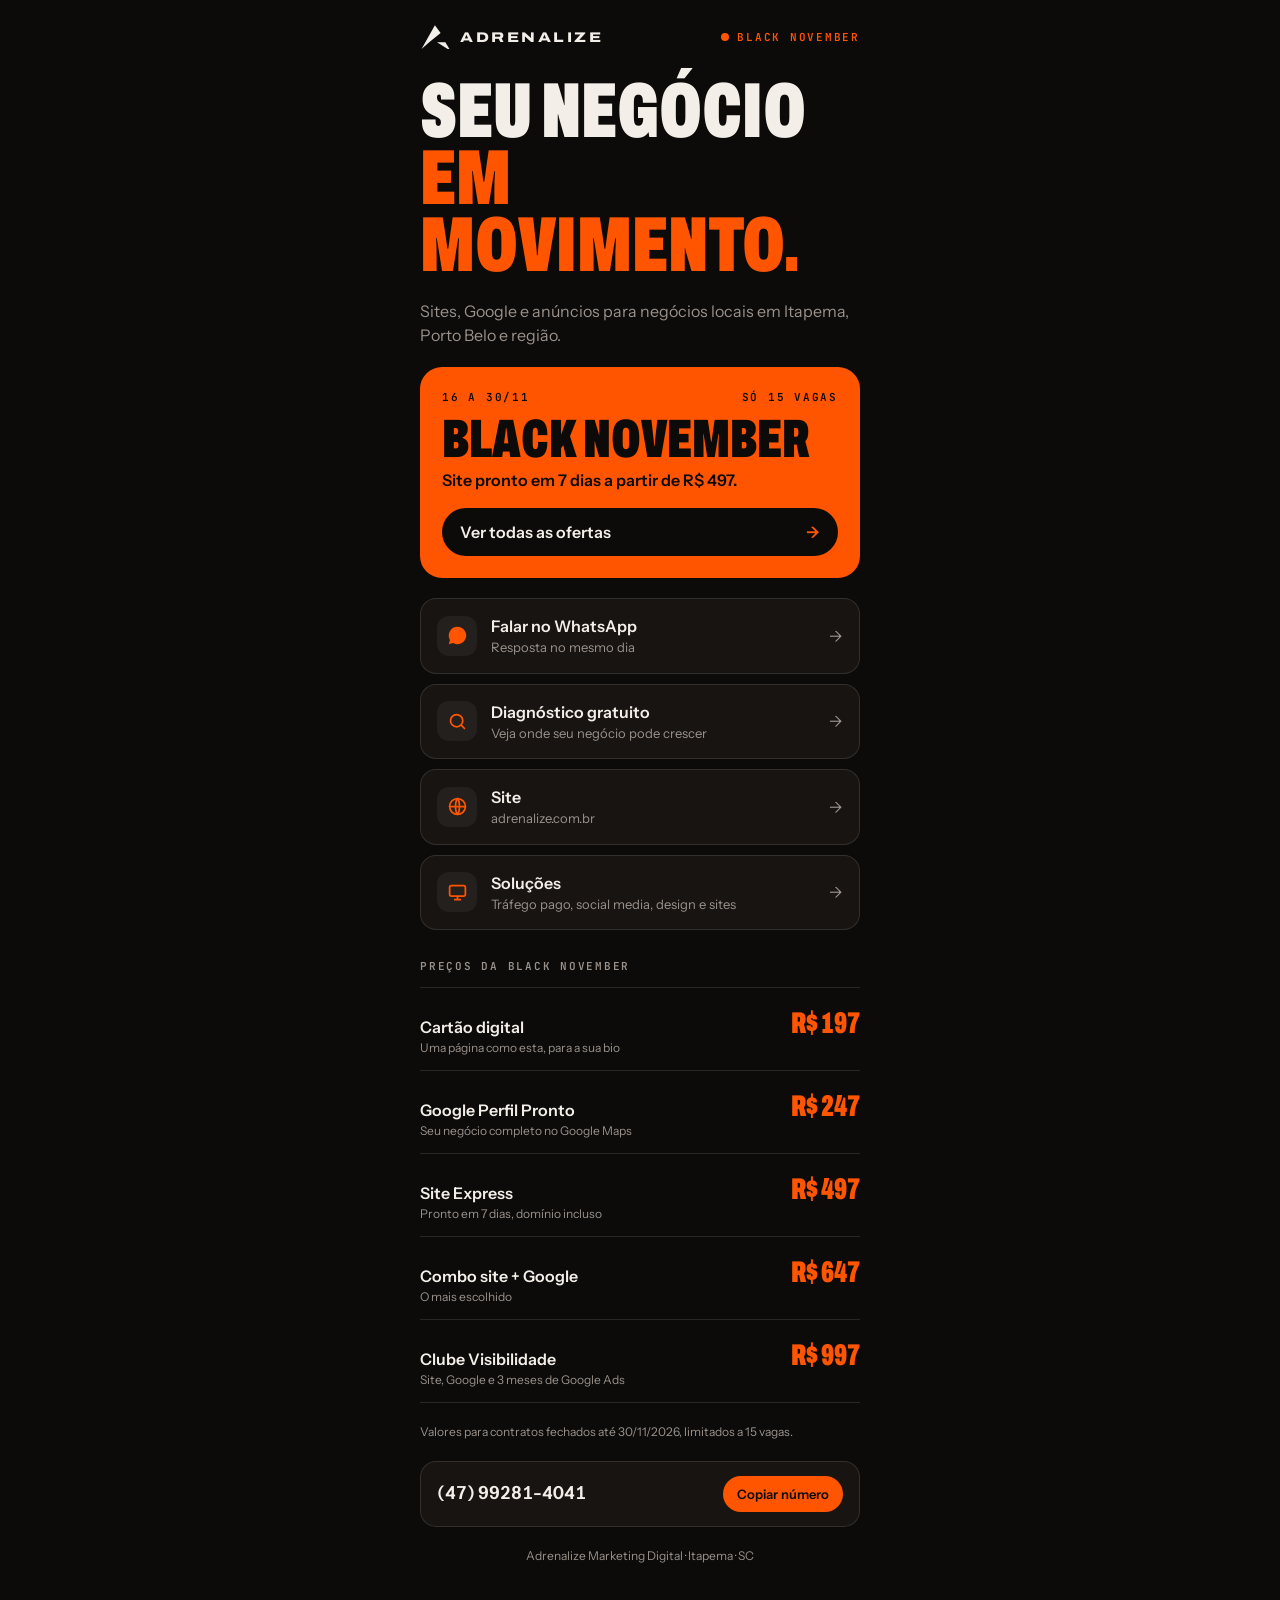
<file: links/index.html>
<!doctype html>
<html lang="pt-BR">
<head>
<meta charset="utf-8">
<meta name="viewport" content="width=device-width, initial-scale=1, viewport-fit=cover">
<title>Adrenalize · Links</title>
<meta name="description" content="Adrenalize Marketing Digital: sites, Google e anúncios para negócios locais. Black November até 30/11.">
<meta property="og:title" content="Adrenalize Marketing Digital">
<meta property="og:description" content="Sites, Google e anúncios. Black November com 15 vagas.">
<link rel="stylesheet" href="https://fonts.googleapis.com/css2?family=Archivo:wdth,wght@62..125,400..900&family=Instrument+Sans:wght@400;500;600&family=JetBrains+Mono:wght@500;600&display=swap">
<style>
/* Layout: cartão de bolso em coluna, cabeçalho com wordmark gigante, botões empilhados e bloco laranja da Black November. */
:root{
  --ink:#0c0b0a;
  --ink-2:#171412;
  --ink-3:#24201d;
  --bone:#f3eee7;
  --flame:#ff5500;
  --ash:#9a918a;
  --line:rgba(243,238,231,.12);
  --f-display:"Archivo","Arial Narrow",Impact,sans-serif;
  --f-body:"Instrument Sans",system-ui,-apple-system,"Segoe UI",sans-serif;
  --f-mono:"JetBrains Mono",ui-monospace,Menlo,Consolas,monospace;
  color-scheme:dark;
}
*{box-sizing:border-box}
body{margin:0;background:var(--ink);color:var(--bone);font-family:var(--f-body);font-size:16px;line-height:1.5;-webkit-font-smoothing:antialiased;
  padding-left:max(16px,env(safe-area-inset-left,0px));padding-right:max(16px,env(safe-area-inset-right,0px));padding-block:24px 40px;overflow-x:hidden}
a{color:inherit}
:focus-visible{outline:2px solid var(--flame);outline-offset:3px;border-radius:12px}
.card{max-width:440px;margin:0 auto;display:flex;flex-direction:column;gap:20px}
.mono{font-family:var(--f-mono);font-size:11px;letter-spacing:.16em;text-transform:uppercase;font-weight:600}
.disp{font-family:var(--f-display);font-weight:900;font-stretch:62%;text-transform:uppercase;line-height:.86}

.top{display:flex;align-items:center;justify-content:space-between}
.brand{display:flex;align-items:center;gap:10px;font-family:var(--f-display);font-weight:800;font-stretch:125%;letter-spacing:.18em;font-size:14px;text-decoration:none}
.brand svg{width:30px;height:26px;fill:var(--bone)}
.live{display:flex;align-items:center;gap:8px;color:var(--flame)}
.live i{width:8px;height:8px;border-radius:50%;background:var(--flame);animation:pulse 1.6s infinite}
@keyframes pulse{70%{box-shadow:0 0 0 10px rgba(255,85,0,0)}0%{box-shadow:0 0 0 0 rgba(255,85,0,.6)}}

h1{margin:8px 0 0;font-size:clamp(52px,15vw,78px);overflow-wrap:anywhere}
h1 span{color:var(--flame)}
.lead{margin:0;color:var(--ash);max-width:40ch}

.black{background:var(--flame);color:var(--ink);border-radius:22px;padding:22px;text-decoration:none;display:block;transition:transform .2s ease}
.black:hover{transform:translateY(-2px)}
.black .row{display:flex;justify-content:space-between;align-items:center}
.black h2{margin:10px 0 6px;font-size:54px}
.black p{margin:0;font-weight:600}
.black .cta{margin-top:16px;display:flex;justify-content:space-between;align-items:center;background:var(--ink);color:var(--bone);border-radius:999px;padding:12px 18px;font-weight:600}
.black .cta span:last-child{color:var(--flame)}

.links{display:grid;gap:10px}
.btn{display:flex;align-items:center;gap:14px;padding:15px 16px;border-radius:16px;background:var(--ink-2);border:1px solid var(--line);text-decoration:none;transition:border-color .2s ease,transform .2s ease}
.btn:hover{border-color:var(--flame);transform:translateY(-2px)}
.btn .ic{width:40px;height:40px;flex:none;border-radius:12px;background:var(--ink-3);display:grid;place-items:center;color:var(--flame)}
.btn .ic svg{width:21px;height:21px}
.btn .t{flex:1;min-width:0}
.btn .t b{display:block;font-weight:600}
.btn .t small{display:block;color:var(--ash);font-size:13px}
.btn .go{color:var(--ash)}

.label{color:var(--ash);margin:8px 0 -8px}
.prices{border-top:1px solid var(--line)}
.price{display:flex;justify-content:space-between;align-items:baseline;gap:16px;padding:13px 0;border-bottom:1px solid var(--line)}
.price b{font-weight:600}
.price small{display:block;color:var(--ash);font-size:12px}
.price span{font-family:var(--f-display);font-weight:900;font-stretch:62%;font-size:30px;color:var(--flame);font-variant-numeric:tabular-nums;white-space:nowrap}
.fine{color:var(--ash);font-size:12px;margin:0}

.phone{display:flex;align-items:center;justify-content:space-between;gap:12px;background:var(--ink-2);border:1px solid var(--line);border-radius:16px;padding:14px 16px}
.phone .num{font-weight:600;font-size:18px;font-variant-numeric:tabular-nums;user-select:all}
.copy{border:0;background:var(--flame);color:var(--ink);font:600 13px var(--f-body);padding:10px 14px;border-radius:999px;cursor:pointer}
footer{text-align:center;color:var(--ash);font-size:12px}
@media (prefers-reduced-motion:reduce){.live i{animation:none}.btn,.black{transition:none}.btn:hover,.black:hover{transform:none}}
</style>
</head>
<body>


<main class="card">
  <div class="top">
    <a class="brand" href="https://adrenalize.com.br" target="_blank" rel="noopener"><svg viewBox="4 3.5 31 26" aria-hidden="true"><path d="M19.4 4.4 25.3 12.4 13.2 22.2 5.6 28.8Z"/><path d="M21.6 21.8 30.2 21.9 34.4 28.8 32.6 28.8Z"/></svg>ADRENALIZE</a>
    <span class="live mono"><i></i>Black November</span>
  </div>

  <h1 class="disp">Seu negócio<br><span>em movimento.</span></h1>
  <p class="lead">Sites, Google e anúncios para negócios locais em Itapema, Porto Belo e região.</p>

  <a class="black" href="https://adrenalize.com.br/#black" target="_blank" rel="noopener">
    <div class="row"><span class="mono">16 a 30/11</span><span class="mono">Só 15 vagas</span></div>
    <h2 class="disp">Black November</h2>
    <p>Site pronto em 7 dias a partir de R$ 497.</p>
    <div class="cta"><span>Ver todas as ofertas</span><span>→</span></div>
  </a>

  <nav class="links" aria-label="Contatos">
    <a class="btn" href="https://wa.me/5547992814041?text=Ol%C3%A1!%20Vim%20pelo%20Instagram%20da%20Adrenalize." target="_blank" rel="noopener">
      <span class="ic"><svg viewBox="0 0 24 24" fill="currentColor"><path d="M12 2a10 10 0 0 0-8.6 15.1L2 22l5-1.3A10 10 0 1 0 12 2Zm4.5 12.1c-.2-.1-1.5-.7-1.7-.8s-.4-.1-.6.1-.6.8-.8 1-.3.2-.5.1a6.7 6.7 0 0 1-3.3-2.9c-.3-.4.3-.4.7-1.3.1-.2 0-.3 0-.4l-.8-1.8c-.2-.5-.4-.4-.6-.4h-.5a1 1 0 0 0-.7.3 3 3 0 0 0-.9 2.2 5.2 5.2 0 0 0 1.1 2.7 11.8 11.8 0 0 0 4.5 4c1.7.7 2.3.8 3.2.6a2.7 2.7 0 0 0 1.8-1.3 2.2 2.2 0 0 0 .1-1.3c0-.1-.2-.2-.5-.3Z"/></svg></span>
      <span class="t"><b>Falar no WhatsApp</b><small>Resposta no mesmo dia</small></span><span class="go">→</span>
    </a>
    <a class="btn" href="https://wa.me/5547992814041?text=Ol%C3%A1!%20Quero%20o%20diagn%C3%B3stico%20gratuito%20do%20meu%20neg%C3%B3cio." target="_blank" rel="noopener">
      <span class="ic"><svg viewBox="0 0 24 24" fill="none" stroke="currentColor" stroke-width="2" stroke-linecap="round" stroke-linejoin="round"><circle cx="11" cy="11" r="7"/><path d="m20 20-3.5-3.5"/></svg></span>
      <span class="t"><b>Diagnóstico gratuito</b><small>Veja onde seu negócio pode crescer</small></span><span class="go">→</span>
    </a>
    <a class="btn" href="https://adrenalize.com.br" target="_blank" rel="noopener">
      <span class="ic"><svg viewBox="0 0 24 24" fill="none" stroke="currentColor" stroke-width="2" stroke-linecap="round"><circle cx="12" cy="12" r="9"/><path d="M3 12h18M12 3c3 3.5 3 14.5 0 18M12 3c-3 3.5-3 14.5 0 18"/></svg></span>
      <span class="t"><b>Site</b><small>adrenalize.com.br</small></span><span class="go">→</span>
    </a>
    <a class="btn" href="https://adrenalize.com.br/#solucoes" target="_blank" rel="noopener">
      <span class="ic"><svg viewBox="0 0 24 24" fill="none" stroke="currentColor" stroke-width="2" stroke-linejoin="round"><rect x="3" y="4" width="18" height="12" rx="2"/><path d="M8 20h8M12 16v4"/></svg></span>
      <span class="t"><b>Soluções</b><small>Tráfego pago, social media, design e sites</small></span><span class="go">→</span>
    </a>
  </nav>

  <p class="label mono">Preços da Black November</p>
  <section class="prices" aria-label="Ofertas">
    <div class="price"><div><b>Cartão digital</b><small>Uma página como esta, para a sua bio</small></div><span>R$ 197</span></div>
    <div class="price"><div><b>Google Perfil Pronto</b><small>Seu negócio completo no Google Maps</small></div><span>R$ 247</span></div>
    <div class="price"><div><b>Site Express</b><small>Pronto em 7 dias, domínio incluso</small></div><span>R$ 497</span></div>
    <div class="price"><div><b>Combo site + Google</b><small>O mais escolhido</small></div><span>R$ 647</span></div>
    <div class="price"><div><b>Clube Visibilidade</b><small>Site, Google e 3 meses de Google Ads</small></div><span>R$ 997</span></div>
  </section>
  <p class="fine">Valores para contratos fechados até 30/11/2026, limitados a 15 vagas.</p>

  <div class="phone">
    <span class="num" id="num">(47) 99281-4041</span>
    <button class="copy" id="copy" type="button">Copiar número</button>
  </div>

  <footer>Adrenalize Marketing Digital · Itapema · SC</footer>
</main>

<script>
document.getElementById('copy').addEventListener('click', async (e) => {
  const btn = e.currentTarget, el = document.getElementById('num');
  try { await navigator.clipboard.writeText(el.textContent); btn.textContent = 'Copiado'; }
  catch (err) { const r = document.createRange(); r.selectNodeContents(el); const s = getSelection(); s.removeAllRanges(); s.addRange(r); btn.textContent = 'Selecionado'; }
  setTimeout(() => btn.textContent = 'Copiar número', 1800);
});
</script>

</body>
</html>
</file>
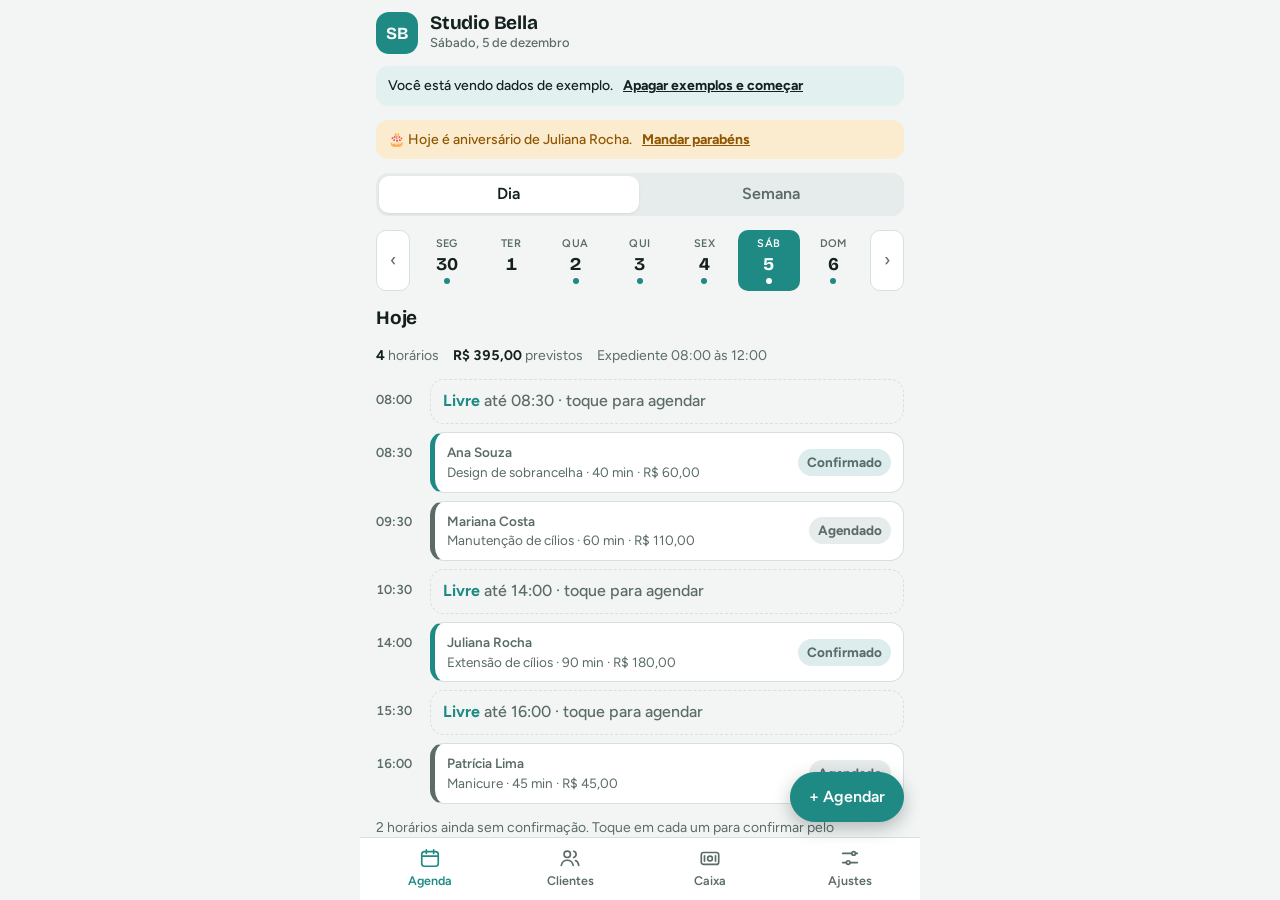
<file: agenda/demo/index.html>
<!doctype html>
<html lang="pt-BR"><head><meta charset="utf-8">
<meta name="viewport" content="width=device-width,initial-scale=1,viewport-fit=cover">
<title>Studio Bella · Agenda</title>
<meta name="theme-color" content="#1F8A84">
<meta name="robots" content="noindex">
<link rel="manifest" href="manifest.webmanifest">
<link rel="apple-touch-icon" href="icon-180.png">
<meta name="apple-mobile-web-app-capable" content="yes">
<meta name="apple-mobile-web-app-title" content="Studio Bella">
<link rel="preconnect" href="https://fonts.googleapis.com"><link rel="preconnect" href="https://fonts.gstatic.com" crossorigin>
<link href="https://fonts.googleapis.com/css2?family=Bricolage+Grotesque:opsz,wght@12..96,600;12..96,700&family=Figtree:wght@400;500;600;700&display=swap" rel="stylesheet">
<link rel="stylesheet" href="../core/app.css">
<style>:root{padding-top:env(safe-area-inset-top,0px);padding-bottom:env(safe-area-inset-bottom,0px)}html{height:100%;box-sizing:border-box}[hidden]{display:none!important}</style>
</head><body>
<div class="app" id="app">
  <div class="top"><div class="logo" id="logo"></div><div><h1 id="nome"></h1><small id="sub"></small></div></div>
  <main id="main"></main>
  <button class="btn pri fab" id="fab" data-act="novo">+ Agendar</button>
  <nav aria-label="Seções">
    <a href="#agenda" data-v="agenda"><svg viewBox="0 0 24 24"><rect x="3" y="5" width="18" height="16" rx="3"/><path d="M3 10h18M8 3v4M16 3v4"/></svg>Agenda</a>
    <a href="#clientes" data-v="clientes"><svg viewBox="0 0 24 24"><circle cx="9" cy="8" r="3.5"/><path d="M2.5 20c.8-3.6 3.4-5.5 6.5-5.5s5.7 1.9 6.5 5.5"/><path d="M16 4.6a3.5 3.5 0 0 1 0 6.8M18 14.8c1.9.7 3.1 2.4 3.5 5.2"/></svg>Clientes</a>
    <a href="#caixa" data-v="caixa"><svg viewBox="0 0 24 24"><rect x="2.5" y="6" width="19" height="13" rx="2.5"/><circle cx="12" cy="12.5" r="2.6"/><path d="M6 9.5v6M18 9.5v6"/></svg>Caixa</a>
    <a href="#ajustes" data-v="ajustes"><svg viewBox="0 0 24 24"><path d="M4 7h10M18 7h2M4 17h4M12 17h8"/><circle cx="16" cy="7" r="2"/><circle cx="10" cy="17" r="2"/></svg>Ajustes</a>
  </nav>
  <div class="fundo" id="fundo" hidden><div class="folha" id="folha" role="dialog" aria-modal="true"></div></div>
</div>


<script src="config.js"></script>
<script src="../core/app.js"></script>
</body></html>
</file>
<file: agenda/core/app.css>
/* Layout: coluna de celular; cabeçalho com a marca do cliente, conteúdo rolável e navegação fixa embaixo; formulários sobem como folha. */
:root{
  --bg:#F2F5F4; --surface:#FFFFFF; --ink:#14211F; --muted:#5A6B68; --line:#D7E0DE;
  --brand:#1F8A84; --brand-ink:#FFFFFF;
  --ok:#23793F; --ok-soft:#DDF1E2; --warn:#8F5600; --warn-soft:#FBEBCF; --bad:#B8322B; --bad-soft:#FADFDC;
  --soft:#E6ECEB;
  --display:"Bricolage Grotesque","Trebuchet MS",system-ui,sans-serif;
  --body:"Figtree",system-ui,-apple-system,"Segoe UI",sans-serif;
  --r:14px;
}
@media (prefers-color-scheme: dark){
  :root:not([data-theme="light"]){
    color-scheme:dark;
    --bg:#0D1716; --surface:#152321; --ink:#E6EFED; --muted:#93A6A3; --line:#263936;
    --ok:#6DD08A; --ok-soft:#143220; --warn:#F0B454; --warn-soft:#3A2C10; --bad:#FF8A80; --bad-soft:#3D1917; --soft:#1D2E2B;
  }
}
:root[data-theme="dark"]{
  color-scheme:dark;
  --bg:#0D1716; --surface:#152321; --ink:#E6EFED; --muted:#93A6A3; --line:#263936;
  --ok:#6DD08A; --ok-soft:#143220; --warn:#F0B454; --warn-soft:#3A2C10; --bad:#FF8A80; --bad-soft:#3D1917; --soft:#1D2E2B;
}
*{box-sizing:border-box}
html,body{height:100%;margin:0}
body{background:var(--bg);color:var(--ink);font-family:var(--body);font-size:16px;line-height:1.4;-webkit-font-smoothing:antialiased}
button,input,select,textarea{font:inherit;color:inherit}
button{cursor:pointer}
:focus-visible{outline:3px solid var(--brand);outline-offset:2px}
h1,h2,h3{font-family:var(--display);margin:0;letter-spacing:-.01em;text-wrap:balance}
.app{height:100%;max-width:560px;margin:0 auto;display:flex;flex-direction:column;position:relative;background:var(--bg)}
.top{display:flex;align-items:center;gap:12px;padding:12px max(16px,env(safe-area-inset-right,0px)) 10px max(16px,env(safe-area-inset-left,0px))}
.logo{width:42px;height:42px;flex:0 0 42px;border-radius:13px;background:var(--brand);color:var(--brand-ink);display:grid;place-items:center;font:700 17px var(--display);overflow:hidden}
.logo img{width:100%;height:100%;object-fit:cover}
.top h1{font-size:19px;font-weight:700;line-height:1.1}
.top small{display:block;color:var(--muted);font-size:13px;font-weight:500}
main{flex:1;overflow-y:auto;padding-block:2px 110px;padding-left:max(16px,env(safe-area-inset-left,0px));padding-right:max(16px,env(safe-area-inset-right,0px));display:flex;flex-direction:column;gap:14px}
nav{display:grid;grid-template-columns:repeat(4,1fr);background:var(--surface);border-top:1px solid var(--line);padding-bottom:env(safe-area-inset-bottom,0px)}
nav a{padding:9px 4px 11px;text-align:center;text-decoration:none;color:var(--muted);font-size:12.5px;font-weight:600;display:flex;flex-direction:column;align-items:center;gap:3px}
nav svg{width:22px;height:22px;stroke:currentColor;fill:none;stroke-width:1.8;stroke-linecap:round;stroke-linejoin:round}
nav a[aria-current="page"]{color:var(--brand)}

.aviso{background:var(--warn-soft);color:var(--warn);border-radius:12px;padding:10px 12px;font-size:14px;font-weight:500;display:flex;flex-wrap:wrap;gap:6px 10px;align-items:center}
.aviso.info{background:color-mix(in srgb,var(--brand) 13%,var(--surface));color:var(--ink)}
.aviso button,.aviso a{background:none;border:0;padding:0;color:inherit;font-weight:700;text-decoration:underline}
.seg{display:flex;background:var(--soft);border-radius:12px;padding:3px;gap:3px}
.seg button{flex:1;border:0;background:transparent;border-radius:10px;padding:7px 0;font-weight:600;color:var(--muted)}
.seg button[aria-pressed="true"]{background:var(--surface);color:var(--ink);box-shadow:0 1px 3px rgba(0,0,0,.08)}
.semana{display:flex;align-items:stretch;gap:6px}
.seta{flex:0 0 34px;border:1px solid var(--line);background:var(--surface);border-radius:10px;font-size:18px;color:var(--muted)}
.dias{flex:1;display:grid;grid-template-columns:repeat(7,1fr);gap:3px}
.dia{border:0;background:transparent;border-radius:10px;padding:6px 0 7px;display:flex;flex-direction:column;align-items:center;gap:1px}
.dia span{font-size:11px;text-transform:uppercase;letter-spacing:.04em;color:var(--muted);font-weight:600}
.dia b{font-family:var(--display);font-size:18px;font-variant-numeric:tabular-nums}
.dia i{width:6px;height:6px;border-radius:50%;background:transparent}
.dia.tem i{background:var(--brand)}
.dia.hoje b{color:var(--brand)}
.dia.sel{background:var(--brand)}
.dia.sel span,.dia.sel b{color:var(--brand-ink)}
.dia.sel.tem i{background:var(--brand-ink)}
.cab{display:flex;align-items:center;justify-content:space-between;gap:10px}
.cab h2{font-size:19px}
.link{background:none;border:0;color:var(--brand);font-weight:600;padding:6px 2px}
.resumo{display:flex;flex-wrap:wrap;gap:4px 14px;color:var(--muted);font-size:14px;margin:0}
.resumo b{color:var(--ink);font-variant-numeric:tabular-nums}

.lista{list-style:none;margin:0;padding:0;display:flex;flex-direction:column;gap:8px}
.hr{display:flex;gap:10px;align-items:stretch}
.hr time{flex:0 0 44px;padding-top:12px;font-size:13px;font-weight:600;color:var(--muted);font-variant-numeric:tabular-nums}
.item{flex:1;min-width:0;text-align:left;background:var(--surface);border:1px solid var(--line);border-left:5px solid var(--st);border-radius:var(--r);padding:10px 12px;display:flex;align-items:center;gap:10px}
.item .corpo{flex:1;min-width:0;display:flex;flex-direction:column;gap:1px}
.item strong{font-weight:600;overflow-wrap:anywhere}
.item span{color:var(--muted);font-size:13.5px;overflow-wrap:anywhere}
.livre{flex:1;text-align:left;border:1.5px dashed var(--line);background:transparent;border-radius:var(--r);padding:10px 12px;color:var(--muted);font-weight:500}
.livre b{color:var(--brand)}
.chip{flex:0 0 auto;font-size:12px;font-weight:700;padding:4px 9px;border-radius:999px;background:var(--st-soft);color:var(--st);white-space:nowrap}
.s-agendado{--st:var(--muted);--st-soft:var(--soft)}
.s-confirmado{--st:var(--brand);--st-soft:color-mix(in srgb,var(--brand) 15%,var(--surface))}
.s-atendido{--st:var(--ok);--st-soft:var(--ok-soft)}
.s-faltou{--st:var(--bad);--st-soft:var(--bad-soft)}
.s-cancelado{--st:var(--muted);--st-soft:var(--soft)}
.s-cancelado strong{text-decoration:line-through;color:var(--muted)}
.vazio{background:var(--surface);border:1px dashed var(--line);border-radius:var(--r);padding:20px 16px;text-align:center;color:var(--muted)}

.semlista{display:flex;flex-direction:column;gap:8px}
.semdia{width:100%;text-align:left;background:var(--surface);border:1px solid var(--line);border-radius:var(--r);padding:11px 12px;display:flex;gap:12px;align-items:flex-start}
.semdia.hoje{border-color:var(--brand)}
.semdia .d{flex:0 0 46px;display:flex;flex-direction:column;align-items:center}
.semdia .d span{font-size:11px;text-transform:uppercase;color:var(--muted);font-weight:600}
.semdia .d b{font:700 22px var(--display)}
.semdia .x{flex:1;min-width:0;display:flex;flex-direction:column;gap:6px}
.horas{display:flex;flex-wrap:wrap;gap:4px}
.horas i{font-style:normal;font-size:12px;font-weight:600;padding:3px 7px;border-radius:7px;background:var(--st-soft);color:var(--st)}
.semdia small{color:var(--muted);font-size:13px}

.btn{border:1px solid var(--line);background:var(--surface);border-radius:12px;padding:11px 14px;font-weight:600;text-decoration:none;color:var(--ink);display:inline-flex;align-items:center;justify-content:center;gap:8px;text-align:center}
.btn.pri{background:var(--brand);border-color:var(--brand);color:var(--brand-ink)}
.btn.zap{background:#1F9D55;border-color:#1F9D55;color:#fff}
.btn.perigo{color:var(--bad);border-color:var(--bad)}
.btn svg{width:18px;height:18px;fill:currentColor}
.fab{position:absolute;right:max(16px,env(safe-area-inset-right,0px));bottom:calc(78px + env(safe-area-inset-bottom,0px));box-shadow:0 6px 18px rgba(10,30,28,.28);border-radius:999px;padding:13px 18px}
.acoes{display:flex;flex-wrap:wrap;gap:8px}
.acoes .btn{flex:1 1 140px}
.campo{display:flex;flex-direction:column;gap:5px;min-width:0}
.campo label{font-size:13px;font-weight:600;color:var(--muted)}
.campo input,.campo select,.campo textarea{width:100%;background:var(--surface);border:1px solid var(--line);border-radius:10px;padding:10px 12px}
.campo textarea{min-height:70px;resize:vertical}
.campo small{color:var(--muted);font-size:13px}
.duo{display:grid;grid-template-columns:1fr 1fr;gap:10px}
.slots{display:flex;flex-wrap:wrap;gap:6px}
.slots button{border:1px solid var(--line);background:var(--surface);border-radius:10px;padding:7px 10px;font-weight:600;font-size:14px;font-variant-numeric:tabular-nums}
.slots button[aria-pressed="true"]{background:var(--brand);border-color:var(--brand);color:var(--brand-ink)}
.busca{width:100%;background:var(--surface);border:1px solid var(--line);border-radius:12px;padding:10px 12px}
.cli{width:100%;text-align:left;background:var(--surface);border:1px solid var(--line);border-radius:var(--r);padding:10px 12px;display:flex;align-items:center;gap:12px}
.av{width:38px;height:38px;flex:0 0 38px;border-radius:50%;background:color-mix(in srgb,var(--brand) 18%,var(--surface));color:var(--brand);display:grid;place-items:center;font-weight:700}
.cli .corpo{flex:1;min-width:0;display:flex;flex-direction:column}
.cli span{color:var(--muted);font-size:13.5px}
.bolo{font-size:12px;font-weight:700;color:var(--warn);background:var(--warn-soft);padding:3px 8px;border-radius:999px;white-space:nowrap}

.kpis{display:grid;grid-template-columns:1fr 1fr;gap:8px}
.kpi{background:var(--surface);border:1px solid var(--line);border-radius:var(--r);padding:12px}
.kpi small{display:block;color:var(--muted);font-size:13px;font-weight:600}
.kpi b{font:700 24px var(--display);font-variant-numeric:tabular-nums}
.kpi.dest{background:var(--brand);border-color:var(--brand);color:var(--brand-ink)}
.kpi.dest small{color:var(--brand-ink);opacity:.85}
.barras{background:var(--surface);border:1px solid var(--line);border-radius:var(--r);padding:12px;display:flex;flex-direction:column;gap:10px}
.barra{display:grid;grid-template-columns:1fr auto;gap:4px 10px;font-size:14px}
.barra em{grid-column:1/-1;height:8px;border-radius:99px;background:var(--soft);overflow:hidden}
.barra em i{display:block;height:100%;background:var(--brand);border-radius:99px}
.barra b{font-variant-numeric:tabular-nums}

.bloco{background:var(--surface);border:1px solid var(--line);border-radius:var(--r);padding:14px;display:flex;flex-direction:column;gap:12px}
.bloco h3{font-size:16px}
.linha{display:flex;align-items:center;gap:10px;justify-content:space-between;border-top:1px solid var(--line);padding-top:10px}
.linha:first-of-type{border-top:0;padding-top:0}
.linha span{min-width:0;overflow-wrap:anywhere}
.linha small{color:var(--muted)}
.hrs{display:grid;grid-template-columns:auto 1fr 1fr;gap:8px 10px;align-items:center}
.hrs label{display:flex;align-items:center;gap:6px;font-weight:600;font-size:14px;min-width:62px}
.hrs input[type=time]{width:100%;background:var(--surface);border:1px solid var(--line);border-radius:10px;padding:8px}
.cores{display:flex;flex-wrap:wrap;gap:8px}
.cores button{width:34px;height:34px;border-radius:50%;border:3px solid var(--surface);box-shadow:0 0 0 1px var(--line)}
.cores button[aria-pressed="true"]{box-shadow:0 0 0 2px var(--ink)}

.fundo{position:absolute;inset:0;background:rgba(6,18,16,.55);display:flex;align-items:flex-end;z-index:5}
.folha{width:100%;max-height:92%;overflow-y:auto;background:var(--bg);border-radius:20px 20px 0 0;padding:16px max(16px,env(safe-area-inset-right,0px)) calc(22px + env(safe-area-inset-bottom,0px)) max(16px,env(safe-area-inset-left,0px));display:flex;flex-direction:column;gap:14px}
.folha header{display:flex;align-items:center;justify-content:space-between;gap:10px}
.folha h2{font-size:20px}
.folha form{display:flex;flex-direction:column;gap:12px}
.fechar{flex:0 0 34px;border:0;background:var(--soft);width:34px;height:34px;border-radius:50%;font-size:18px;line-height:1}
.dados{display:grid;grid-template-columns:auto 1fr;gap:6px 14px;margin:0;font-size:15px}
.dados dt{color:var(--muted)}
.dados dd{margin:0;overflow-wrap:anywhere}
.alerta{background:var(--bad-soft);color:var(--bad);border-radius:10px;padding:9px 12px;font-size:14px;font-weight:500}
.toast{position:absolute;left:50%;bottom:calc(84px + env(safe-area-inset-bottom,0px));transform:translateX(-50%);background:var(--ink);color:var(--bg);padding:9px 16px;border-radius:999px;font-size:14px;font-weight:600;z-index:9;max-width:90%;text-align:center}
@media (prefers-reduced-motion:no-preference){.folha{animation:sobe .18s ease-out}@keyframes sobe{from{transform:translateY(24px)}to{transform:none}}}

.trava{position:absolute;inset:0;z-index:20;background:var(--bg);display:flex;flex-direction:column;justify-content:center;gap:14px;padding-block:24px;padding-left:max(24px,env(safe-area-inset-left,0px));padding-right:max(24px,env(safe-area-inset-right,0px));text-align:center}
.trava h2{font-size:24px}.trava p{margin:0;color:var(--muted)}
</file>
